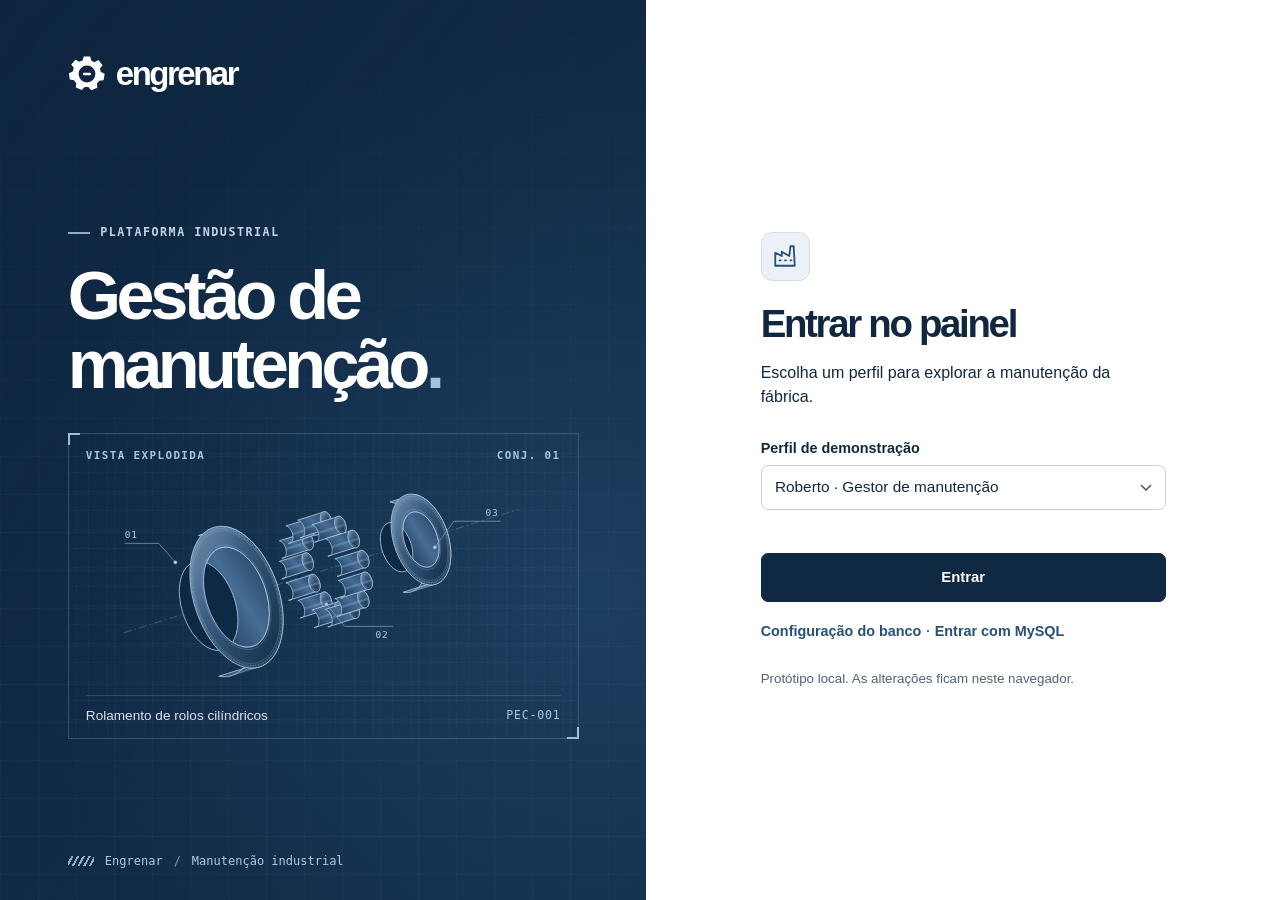
<file: Engrenar-MVC/site/index.html>
<!doctype html><html lang="pt-BR"><head><meta charset="utf-8"><meta name="viewport" content="width=device-width,initial-scale=1"><title>Engrenar · Manutenção industrial</title><link rel="stylesheet" href="style.css"><script defer src="app.js"></script></head><body class="login-page">
<main id="entrada" class="login-layout"><section class="identity" aria-label="Engrenar, gestão de manutenção industrial">
<header class="identity-brand"><span class="brand"><svg aria-hidden="true" width="20" height="20" viewBox="0 0 24 24" fill="none" stroke="currentColor" stroke-width="1.65" stroke-linecap="round" stroke-linejoin="round"><path fill="currentColor" stroke="none" fill-rule="evenodd" d="M10 1h4l.75 2.6 2 .9 2.45-1.3 2.65 3.2-1.65 2.1.55 2.2 2.4 1.15-.7 4.1-2.7.35-1.45 1.7.2 2.7-3.85 1.55-1.8-2.05-2.3-.05-1.8 2-3.8-1.7.25-2.65-1.4-1.8-2.65-.45-.6-4.05 2.45-1.05.65-2.25-1.6-2.15 2.7-3.1 2.4 1.3 2-.8z M12 6.7a5.3 5.3 0 1 0 0 10.6 5.3 5.3 0 0 0 0-10.6z"/><path d="M10.2 12h3.6"/></svg><span>engrenar</span></span></header>
<div class="identity-body">
<div class="overline light"><i></i> Plataforma industrial</div>
<h1>Gestão de<br>manutenção<span>.</span></h1>
<div class="drawing">
  <div class="drawing-top"><span>VISTA EXPLODIDA</span><span>CONJ. 01</span></div>
  <svg viewBox="0 0 600 290" class="bearing" role="img" aria-label="Desenho técnico de um rolamento em vista explodida" xmlns="http://www.w3.org/2000/svg">
<defs><linearGradient id="metal" x1="0" y1="1" x2="1" y2="0" gradientUnits="objectBoundingBox"><stop stop-color="#112e4d"/><stop offset=".53" stop-color="#476d94"/><stop offset="1" stop-color="#1b3a5a"/></linearGradient><linearGradient id="face" x2="1" y2=".75"><stop stop-color="#7090b0"/><stop offset=".45" stop-color="#385b7e"/><stop offset="1" stop-color="#173450"/></linearGradient></defs>
<g fill="none" stroke="#82aaca" stroke-width=".75" opacity=".65" stroke-dasharray="10 4 2 4"><path d="M48 207 547 51"/></g>
<g fill="none" stroke="#b5cde3" stroke-linejoin="round" stroke-width="1.05">
<path fill="url(#metal)" d="M167.84 262.02 L170.65 262.42 L173.41 262.60 L176.14 262.57 L178.81 262.32 L181.42 261.85 L183.97 261.17 L186.45 260.28 L188.86 259.18 L191.18 257.87 L193.42 256.35 L195.56 254.64 L197.60 252.72 L199.55 250.62 L201.38 248.33 L203.11 245.86 L204.71 243.21 L206.20 240.39 L207.57 237.41 L208.81 234.28 L209.91 231.00 L210.89 227.57 L211.73 224.02 L212.44 220.34 L213.00 216.55 L213.43 212.66 L213.72 208.67 L213.86 204.59 L213.86 200.44 L213.72 196.22 L213.44 191.94 L213.02 187.62 L212.46 183.27 L211.76 178.89 L210.93 174.49 L209.96 170.09 L208.85 165.70 L207.62 161.33 L206.26 156.98 L204.78 152.68 L203.17 148.42 L201.45 144.22 L199.62 140.09 L197.68 136.04 L195.64 132.08 L193.50 128.22 L191.27 124.46 L188.95 120.82 L186.55 117.31 L184.07 113.93 L181.52 110.70 L178.91 107.61 L176.24 104.68 L173.52 101.92 L170.76 99.33 L167.96 96.91 L165.12 94.68 L162.26 92.64 L159.39 90.79 L156.50 89.14 L153.61 87.69 L150.73 86.45 L147.85 85.41 L144.99 84.59 L142.16 83.98 L177.36 72.98 L180.19 73.59 L183.05 74.41 L185.93 75.45 L188.81 76.69 L191.70 78.14 L194.59 79.79 L197.46 81.64 L200.32 83.68 L203.16 85.91 L205.96 88.33 L208.72 90.92 L211.44 93.68 L214.11 96.61 L216.72 99.70 L219.27 102.93 L221.75 106.31 L224.15 109.82 L226.47 113.46 L228.70 117.22 L230.84 121.08 L232.88 125.04 L234.82 129.09 L236.65 133.22 L238.37 137.42 L239.98 141.68 L241.46 145.98 L242.82 150.33 L244.05 154.70 L245.16 159.09 L246.13 163.49 L246.96 167.89 L247.66 172.27 L248.22 176.62 L248.64 180.94 L248.92 185.22 L249.06 189.44 L249.06 193.59 L248.92 197.67 L248.63 201.66 L248.20 205.55 L247.64 209.34 L246.93 213.02 L246.09 216.57 L245.11 220.00 L244.01 223.28 L242.77 226.41 L241.40 229.39 L239.91 232.21 L238.31 234.86 L236.58 237.33 L234.75 239.62 L232.80 241.72 L230.76 243.64 L228.62 245.35 L226.38 246.87 L224.06 248.18 L221.65 249.28 L219.17 250.17 L216.62 250.85 L214.01 251.32 L211.34 251.57 L208.61 251.60 L205.85 251.42 L203.04 251.02Z"/><path class="engrave" d="M167.84 262.02 L203.04 251.02"/><path class="engrave" d="M173.78 262.61 L208.98 251.61"/><path class="engrave" d="M179.51 262.21 L214.71 251.21"/><path class="engrave" d="M184.97 260.84 L220.17 249.84"/><path class="engrave" d="M190.11 258.50 L225.31 247.50"/><path class="engrave" d="M194.85 255.23 L230.05 244.23"/><path class="engrave" d="M199.17 251.06 L234.37 240.06"/><path class="engrave" d="M202.99 246.03 L238.19 235.03"/><path class="engrave" d="M206.30 240.20 L241.50 229.20"/><path class="engrave" d="M209.04 233.63 L244.24 222.63"/><path class="engrave" d="M211.19 226.40 L246.39 215.40"/><path class="engrave" d="M212.72 218.59 L247.92 207.59"/><path class="engrave" d="M213.62 210.27 L248.82 199.27"/><path class="engrave" d="M213.88 201.55 L249.08 190.55"/><path class="engrave" d="M213.49 192.52 L248.69 181.52"/><path class="engrave" d="M212.46 183.27 L247.66 172.27"/><path class="engrave" d="M210.80 173.91 L246.00 162.91"/><path class="engrave" d="M208.54 164.53 L243.74 153.53"/><path class="engrave" d="M205.68 155.25 L240.88 144.25"/><path class="engrave" d="M202.27 146.17 L237.47 135.17"/><path class="engrave" d="M198.34 137.38 L233.54 126.38"/><path class="engrave" d="M193.94 128.98 L229.14 117.98"/><path class="engrave" d="M189.11 121.06 L224.31 110.06"/><path class="engrave" d="M183.90 113.71 L219.10 102.71"/><path class="engrave" d="M178.38 107.01 L213.58 96.01"/><path class="engrave" d="M172.61 101.04 L207.81 90.04"/><path class="engrave" d="M166.64 95.85 L201.84 84.85"/><path class="engrave" d="M160.54 91.51 L195.74 80.51"/><path class="engrave" d="M154.38 88.06 L189.58 77.06"/><path class="engrave" d="M148.23 85.54 L183.43 74.54"/><path fill="url(#metal)" d="M231.80 182.80 L231.60 176.84 L231.00 170.73 L230.01 164.55 L228.63 158.33 L226.89 152.15 L224.79 146.07 L222.36 140.14 L219.62 134.42 L216.59 128.97 L213.31 123.83 L209.81 119.07 L206.12 114.71 L202.28 110.81 L198.32 107.41 L194.28 104.53 L190.20 102.20 L186.12 100.45 L182.08 99.29 L178.12 98.74 L174.28 98.79 L170.59 99.46 L167.09 100.72 L163.81 102.58 L160.78 105.01 L158.04 107.98 L155.61 111.48 L153.51 115.47 L151.77 119.90 L150.39 124.74 L149.40 129.93 L148.80 135.44 L148.60 141.20 L148.80 147.16 L149.40 153.27 L150.39 159.45 L151.77 165.67 L153.51 171.85 L155.61 177.93 L158.04 183.86 L160.78 189.58 L163.81 195.03 L167.09 200.17 L170.59 204.93 L174.28 209.29 L178.12 213.19 L182.08 216.59 L186.12 219.47 L190.20 221.80 L194.28 223.55 L198.32 224.71 L202.28 225.26 L206.12 225.21 L209.81 224.54 L213.31 223.28 L216.59 221.42 L219.62 218.99 L222.36 216.02 L224.79 212.52 L226.89 208.53 L228.63 204.10 L230.01 199.26 L231.00 194.07 L231.60 188.56 L231.80 182.80Z"/><path fill="#0e2944" d="M192.02 191.51 L191.85 186.21 L191.31 180.77 L190.43 175.27 L189.21 169.74 L187.65 164.24 L185.78 158.82 L183.62 153.55 L181.18 148.46 L178.49 143.60 L175.57 139.03 L172.45 134.79 L169.17 130.91 L165.75 127.44 L162.22 124.41 L158.63 121.85 L155.00 119.78 L151.37 118.22 L147.78 117.19 L144.25 116.70 L140.83 116.75 L137.55 117.34 L134.43 118.46 L131.51 120.11 L128.82 122.28 L126.38 124.93 L124.22 128.04 L122.35 131.59 L120.79 135.53 L119.57 139.84 L118.69 144.46 L118.15 149.36 L117.98 154.49 L118.15 159.79 L118.69 165.23 L119.57 170.73 L120.79 176.26 L122.35 181.76 L124.22 187.18 L126.38 192.45 L128.82 197.54 L131.51 202.40 L134.43 206.97 L137.55 211.21 L140.83 215.09 L144.25 218.56 L147.78 221.59 L151.37 224.15 L155.00 226.22 L158.63 227.78 L162.22 228.81 L165.75 229.30 L169.17 229.25 L172.45 228.66 L175.57 227.54 L178.49 225.89 L181.18 223.72 L183.62 221.07 L185.78 217.96 L187.65 214.41 L189.21 210.47 L190.43 206.16 L191.31 201.54 L191.85 196.64 L192.02 191.51Z"/><path fill="url(#face)" fill-rule="evenodd" d="M249.08 191.44 L248.80 183.00 L247.95 174.36 L246.54 165.60 L244.60 156.81 L242.13 148.06 L239.16 139.46 L235.71 131.06 L231.83 122.97 L227.55 115.25 L222.91 107.98 L217.96 101.23 L212.73 95.07 L207.29 89.55 L201.69 84.73 L195.97 80.65 L190.20 77.36 L184.43 74.88 L178.71 73.24 L173.11 72.46 L167.67 72.54 L162.44 73.48 L157.49 75.27 L152.85 77.90 L148.57 81.33 L144.69 85.55 L141.24 90.50 L138.27 96.14 L135.80 102.41 L133.86 109.26 L132.45 116.61 L131.60 124.41 L131.32 132.56 L131.60 141.00 L132.45 149.64 L133.86 158.40 L135.80 167.19 L138.27 175.94 L141.24 184.54 L144.69 192.94 L148.57 201.03 L152.85 208.75 L157.49 216.02 L162.44 222.77 L167.67 228.93 L173.11 234.45 L178.71 239.27 L184.43 243.35 L190.20 246.64 L195.97 249.12 L201.69 250.76 L207.29 251.54 L212.73 251.46 L217.96 250.52 L222.91 248.73 L227.55 246.10 L231.83 242.67 L235.71 238.45 L239.16 233.50 L242.13 227.86 L244.60 221.59 L246.54 214.74 L247.95 207.39 L248.80 199.59 L249.08 191.44Z M231.80 182.80 L231.60 176.84 L231.00 170.73 L230.01 164.55 L228.63 158.33 L226.89 152.15 L224.79 146.07 L222.36 140.14 L219.62 134.42 L216.59 128.97 L213.31 123.83 L209.81 119.07 L206.12 114.71 L202.28 110.81 L198.32 107.41 L194.28 104.53 L190.20 102.20 L186.12 100.45 L182.08 99.29 L178.12 98.74 L174.28 98.79 L170.59 99.46 L167.09 100.72 L163.81 102.58 L160.78 105.01 L158.04 107.98 L155.61 111.48 L153.51 115.47 L151.77 119.90 L150.39 124.74 L149.40 129.93 L148.80 135.44 L148.60 141.20 L148.80 147.16 L149.40 153.27 L150.39 159.45 L151.77 165.67 L153.51 171.85 L155.61 177.93 L158.04 183.86 L160.78 189.58 L163.81 195.03 L167.09 200.17 L170.59 204.93 L174.28 209.29 L178.12 213.19 L182.08 216.59 L186.12 219.47 L190.20 221.80 L194.28 223.55 L198.32 224.71 L202.28 225.26 L206.12 225.21 L209.81 224.54 L213.31 223.28 L216.59 221.42 L219.62 218.99 L222.36 216.02 L224.79 212.52 L226.89 208.53 L228.63 204.10 L230.01 199.26 L231.00 194.07 L231.60 188.56 L231.80 182.80Z"/><path class="engrave" d="M247.16 190.48 L246.89 182.32 L246.07 173.96 L244.71 165.49 L242.82 156.98 L240.43 148.52 L237.56 140.19 L234.23 132.07 L230.48 124.24 L226.34 116.77 L221.85 109.74 L217.05 103.21 L212.00 97.25 L206.73 91.91 L201.31 87.25 L195.78 83.31 L190.20 80.12 L184.62 77.72 L179.09 76.14 L173.67 75.38 L168.40 75.45 L163.35 76.36 L158.55 78.10 L154.06 80.64 L149.92 83.96 L146.17 88.04 L142.84 92.83 L139.97 98.28 L137.58 104.35 L135.69 110.98 L134.33 118.09 L133.51 125.63 L133.24 133.52 L133.51 141.68 L134.33 150.04 L135.69 158.51 L137.58 167.02 L139.97 175.48 L142.84 183.81 L146.17 191.93 L149.92 199.76 L154.06 207.23 L158.55 214.26 L163.35 220.79 L168.40 226.75 L173.67 232.09 L179.09 236.75 L184.62 240.69 L190.20 243.88 L195.78 246.28 L201.31 247.86 L206.73 248.62 L212.00 248.55 L217.05 247.64 L221.85 245.90 L226.34 243.36 L230.48 240.04 L234.23 235.96 L237.56 231.17 L240.43 225.72 L242.82 219.65 L244.71 213.02 L246.07 205.91 L246.89 198.37 L247.16 190.48Z"/><path class="engrave" d="M245.24 189.52 L244.97 181.63 L244.18 173.56 L242.87 165.37 L241.05 157.15 L238.74 148.97 L235.96 140.93 L232.75 133.08 L229.12 125.51 L225.12 118.30 L220.78 111.50 L216.15 105.20 L211.26 99.43 L206.18 94.28 L200.94 89.77 L195.59 85.96 L190.20 82.88 L184.81 80.56 L179.46 79.03 L174.22 78.30 L169.14 78.37 L164.25 79.25 L159.62 80.92 L155.28 83.38 L151.28 86.59 L147.65 90.53 L144.44 95.16 L141.66 100.43 L139.35 106.30 L137.53 112.70 L136.22 119.57 L135.43 126.86 L135.16 134.48 L135.43 142.37 L136.22 150.44 L137.53 158.63 L139.35 166.85 L141.66 175.03 L144.44 183.07 L147.65 190.92 L151.28 198.49 L155.28 205.70 L159.62 212.50 L164.25 218.80 L169.14 224.57 L174.22 229.72 L179.46 234.23 L184.81 238.04 L190.20 241.12 L195.59 243.44 L200.94 244.97 L206.18 245.70 L211.26 245.63 L216.15 244.75 L220.78 243.08 L225.12 240.62 L229.12 237.41 L232.75 233.47 L235.96 228.84 L238.74 223.57 L241.05 217.70 L242.87 211.30 L244.18 204.43 L244.97 197.14 L245.24 189.52Z"/><path class="engrave" d="M233.72 183.76 L233.51 177.52 L232.88 171.14 L231.85 164.66 L230.41 158.16 L228.58 151.70 L226.39 145.34 L223.84 139.13 L220.97 133.15 L217.81 127.44 L214.38 122.07 L210.72 117.08 L206.85 112.53 L202.83 108.45 L198.69 104.89 L194.47 101.87 L190.20 99.44 L185.93 97.61 L181.71 96.40 L177.57 95.82 L173.55 95.87 L169.68 96.57 L166.02 97.89 L162.59 99.84 L159.43 102.38 L156.56 105.49 L154.01 109.15 L151.82 113.32 L149.99 117.96 L148.55 123.02 L147.52 128.45 L146.89 134.21 L146.68 140.24 L146.89 146.48 L147.52 152.86 L148.55 159.34 L149.99 165.84 L151.82 172.30 L154.01 178.66 L156.56 184.87 L159.43 190.85 L162.59 196.56 L166.02 201.93 L169.68 206.92 L173.55 211.47 L177.57 215.55 L181.71 219.11 L185.93 222.13 L190.20 224.56 L194.47 226.39 L198.69 227.60 L202.83 228.18 L206.85 228.13 L210.72 227.43 L214.38 226.11 L217.81 224.16 L220.97 221.62 L223.84 218.51 L226.39 214.85 L228.58 210.68 L230.41 206.04 L231.85 200.98 L232.88 195.55 L233.51 189.79 L233.72 183.76Z"/><path class="engrave" d="M248.44 191.12 L245.88 189.20"/><path class="engrave" d="M248.33 185.81 L245.74 184.11"/><path class="engrave" d="M247.98 180.40 L245.38 178.93"/><path class="engrave" d="M247.41 174.92 L244.81 173.68"/><path class="engrave" d="M246.61 169.38 L244.02 168.38"/><path class="engrave" d="M245.59 163.82 L243.02 163.07"/><path class="engrave" d="M244.35 158.26 L241.80 157.74"/><path class="engrave" d="M242.90 152.70 L240.39 152.44"/><path class="engrave" d="M241.24 147.19 L238.78 147.17"/><path class="engrave" d="M239.37 141.73 L236.97 141.96"/><path class="engrave" d="M237.32 136.35 L234.98 136.83"/><path class="engrave" d="M235.07 131.07 L232.82 131.80"/><path class="engrave" d="M232.66 125.92 L230.48 126.89"/><path class="engrave" d="M230.07 120.90 L227.99 122.11"/><path class="engrave" d="M227.32 116.05 L225.35 117.50"/><path class="engrave" d="M224.43 111.39 L222.57 113.06"/><path class="engrave" d="M221.41 106.92 L219.66 108.81"/><path class="engrave" d="M218.26 102.66 L216.63 104.77"/><path class="engrave" d="M215.00 98.65 L213.50 100.96"/><path class="engrave" d="M211.64 94.88 L210.28 97.39"/><path class="engrave" d="M208.20 91.38 L206.98 94.07"/><path class="engrave" d="M204.68 88.15 L203.62 91.03"/><path class="engrave" d="M201.11 85.22 L200.20 88.26"/><path class="engrave" d="M197.50 82.59 L196.74 85.78"/><path class="engrave" d="M193.86 80.27 L193.25 83.61"/><path class="engrave" d="M190.20 78.28 L189.75 81.74"/><path class="engrave" d="M186.54 76.62 L186.26 80.19"/><path class="engrave" d="M182.90 75.29 L182.78 78.96"/><path class="engrave" d="M179.29 74.31 L179.33 78.06"/><path class="engrave" d="M175.72 73.67 L175.92 77.50"/><path class="engrave" d="M172.20 73.38 L172.57 77.26"/><path class="engrave" d="M168.76 73.44 L169.29 77.36"/><path class="engrave" d="M165.40 73.85 L166.09 77.80"/><path class="engrave" d="M162.14 74.61 L162.99 78.56"/><path class="engrave" d="M158.99 75.71 L159.99 79.66"/><path class="engrave" d="M155.97 77.15 L157.11 81.08"/><path class="engrave" d="M153.08 78.93 L154.37 82.82"/><path class="engrave" d="M150.33 81.04 L151.76 84.87"/><path class="engrave" d="M147.74 83.46 L149.31 87.23"/><path class="engrave" d="M145.33 86.20 L147.02 89.88"/><path class="engrave" d="M143.08 89.23 L144.89 92.82"/><path class="engrave" d="M141.03 92.55 L142.95 96.03"/><path class="engrave" d="M139.16 96.15 L141.19 99.50"/><path class="engrave" d="M137.50 100.01 L139.63 103.22"/><path class="engrave" d="M136.05 104.11 L138.27 107.17"/><path class="engrave" d="M134.81 108.43 L137.11 111.33"/><path class="engrave" d="M133.79 112.97 L136.16 115.70"/><path class="engrave" d="M132.99 117.71 L135.42 120.24"/><path class="engrave" d="M132.42 122.62 L134.90 124.96"/><path class="engrave" d="M132.07 127.68 L134.60 129.82"/><path class="engrave" d="M131.96 132.88 L134.52 134.80"/><path class="engrave" d="M132.07 138.19 L134.66 139.89"/><path class="engrave" d="M132.42 143.60 L135.02 145.07"/><path class="engrave" d="M132.99 149.08 L135.59 150.32"/><path class="engrave" d="M133.79 154.62 L136.38 155.62"/><path class="engrave" d="M134.81 160.18 L137.38 160.93"/><path class="engrave" d="M136.05 165.74 L138.60 166.26"/><path class="engrave" d="M137.50 171.30 L140.01 171.56"/><path class="engrave" d="M139.16 176.81 L141.62 176.83"/><path class="engrave" d="M141.03 182.27 L143.43 182.04"/><path class="engrave" d="M143.08 187.65 L145.42 187.17"/><path class="engrave" d="M145.33 192.93 L147.58 192.20"/><path class="engrave" d="M147.74 198.08 L149.92 197.11"/><path class="engrave" d="M150.33 203.10 L152.41 201.89"/><path class="engrave" d="M153.08 207.95 L155.05 206.50"/><path class="engrave" d="M155.97 212.61 L157.83 210.94"/><path class="engrave" d="M158.99 217.08 L160.74 215.19"/><path class="engrave" d="M162.14 221.34 L163.77 219.23"/><path class="engrave" d="M165.40 225.35 L166.90 223.04"/><path class="engrave" d="M168.76 229.12 L170.12 226.61"/><path class="engrave" d="M172.20 232.62 L173.42 229.93"/><path class="engrave" d="M175.72 235.85 L176.78 232.97"/><path class="engrave" d="M179.29 238.78 L180.20 235.74"/><path class="engrave" d="M182.90 241.41 L183.66 238.22"/><path class="engrave" d="M186.54 243.73 L187.15 240.39"/><path class="engrave" d="M190.20 245.72 L190.65 242.26"/><path class="engrave" d="M193.86 247.38 L194.14 243.81"/><path class="engrave" d="M197.50 248.71 L197.62 245.04"/><path class="engrave" d="M201.11 249.69 L201.07 245.94"/><path class="engrave" d="M204.68 250.33 L204.48 246.50"/><path class="engrave" d="M208.20 250.62 L207.83 246.74"/><path class="engrave" d="M211.64 250.56 L211.11 246.64"/><path class="engrave" d="M215.00 250.15 L214.31 246.20"/><path class="engrave" d="M218.26 249.39 L217.41 245.44"/><path class="engrave" d="M221.41 248.29 L220.41 244.34"/><path class="engrave" d="M224.43 246.85 L223.29 242.92"/><path class="engrave" d="M227.32 245.07 L226.03 241.18"/><path class="engrave" d="M230.07 242.96 L228.64 239.13"/><path class="engrave" d="M232.66 240.54 L231.09 236.77"/><path class="engrave" d="M235.07 237.80 L233.38 234.12"/><path class="engrave" d="M237.32 234.77 L235.51 231.18"/><path class="engrave" d="M239.37 231.45 L237.45 227.97"/><path class="engrave" d="M241.24 227.85 L239.21 224.50"/><path class="engrave" d="M242.90 223.99 L240.77 220.78"/><path class="engrave" d="M244.35 219.89 L242.13 216.83"/><path class="engrave" d="M245.59 215.57 L243.29 212.67"/><path class="engrave" d="M246.61 211.03 L244.24 208.30"/><path class="engrave" d="M247.41 206.29 L244.98 203.76"/><path class="engrave" d="M247.98 201.38 L245.50 199.04"/><path class="engrave" d="M248.33 196.32 L245.80 194.18"/><g transform="translate(-36.662763026008 -5.3413272554752)"><path fill="url(#metal)" d="M284.20 144.16 L284.55 144.21 L284.89 144.23 L285.23 144.22 L285.56 144.19 L285.88 144.13 L286.20 144.05 L286.50 143.94 L286.80 143.80 L287.09 143.64 L287.37 143.45 L287.63 143.24 L287.88 143.00 L288.12 142.74 L288.35 142.45 L288.56 142.15 L288.76 141.82 L288.95 141.47 L289.12 141.10 L289.27 140.71 L289.41 140.30 L289.53 139.88 L289.63 139.44 L289.72 138.98 L289.79 138.51 L289.84 138.03 L289.88 137.54 L289.89 137.03 L289.89 136.52 L289.88 135.99 L289.84 135.46 L289.79 134.93 L289.72 134.39 L289.63 133.84 L289.53 133.30 L289.41 132.76 L289.27 132.21 L289.12 131.67 L288.95 131.13 L288.76 130.60 L288.57 130.07 L288.35 129.55 L288.13 129.04 L287.88 128.54 L287.63 128.05 L287.37 127.57 L287.09 127.10 L286.80 126.65 L286.50 126.22 L286.20 125.80 L285.88 125.40 L285.56 125.02 L285.23 124.65 L284.89 124.31 L284.55 123.99 L284.20 123.69 L283.85 123.42 L283.49 123.16 L283.14 122.93 L282.78 122.73 L282.42 122.55 L282.06 122.40 L281.71 122.27 L281.35 122.17 L281.00 122.09 L315.32 111.37 L315.67 111.44 L316.03 111.54 L316.38 111.67 L316.74 111.83 L317.10 112.01 L317.46 112.21 L317.81 112.44 L318.17 112.69 L318.52 112.97 L318.87 113.27 L319.21 113.59 L319.55 113.93 L319.88 114.29 L320.20 114.67 L320.52 115.07 L320.82 115.49 L321.12 115.93 L321.41 116.38 L321.69 116.84 L321.95 117.32 L322.20 117.81 L322.45 118.31 L322.67 118.82 L322.89 119.34 L323.08 119.87 L323.27 120.41 L323.44 120.94 L323.59 121.49 L323.73 122.03 L323.85 122.58 L323.95 123.12 L324.04 123.66 L324.11 124.20 L324.16 124.74 L324.20 125.27 L324.21 125.79 L324.21 126.31 L324.20 126.81 L324.16 127.31 L324.11 127.79 L324.04 128.26 L323.95 128.71 L323.85 129.15 L323.73 129.58 L323.59 129.99 L323.44 130.37 L323.27 130.74 L323.08 131.09 L322.88 131.42 L322.67 131.73 L322.44 132.01 L322.20 132.27 L321.95 132.51 L321.69 132.72 L321.41 132.91 L321.12 133.08 L320.82 133.21 L320.52 133.32 L320.20 133.41 L319.88 133.47 L319.55 133.50 L319.21 133.50 L318.87 133.48 L318.52 133.43Z"/><path fill="url(#face)" d="M324.22 126.05 L324.18 125.00 L324.08 123.93 L323.90 122.85 L323.66 121.76 L323.35 120.67 L322.99 119.61 L322.56 118.57 L322.08 117.56 L321.55 116.61 L320.97 115.71 L320.36 114.87 L319.71 114.11 L319.04 113.42 L318.34 112.83 L317.64 112.32 L316.92 111.91 L316.20 111.60 L315.50 111.40 L314.80 111.30 L314.13 111.31 L313.48 111.43 L312.87 111.65 L312.29 111.98 L311.76 112.40 L311.28 112.93 L310.85 113.54 L310.49 114.24 L310.18 115.02 L309.94 115.86 L309.76 116.78 L309.66 117.74 L309.62 118.75 L309.66 119.80 L309.76 120.87 L309.94 121.95 L310.18 123.04 L310.49 124.13 L310.85 125.19 L311.28 126.23 L311.76 127.24 L312.29 128.19 L312.87 129.09 L313.48 129.93 L314.13 130.69 L314.80 131.38 L315.50 131.97 L316.20 132.48 L316.92 132.89 L317.64 133.20 L318.34 133.40 L319.04 133.50 L319.71 133.49 L320.36 133.37 L320.97 133.15 L321.55 132.82 L322.08 132.40 L322.56 131.87 L322.99 131.26 L323.35 130.56 L323.66 129.78 L323.90 128.94 L324.08 128.02 L324.18 127.06 L324.22 126.05Z"/><path class="engrave" d="M322.55 125.22 L322.52 124.41 L322.44 123.58 L322.31 122.74 L322.12 121.90 L321.89 121.07 L321.60 120.24 L321.27 119.44 L320.90 118.67 L320.49 117.93 L320.05 117.23 L319.57 116.59 L319.08 116.00 L318.55 115.47 L318.02 115.01 L317.47 114.62 L316.92 114.30 L316.37 114.07 L315.82 113.91 L315.29 113.84 L314.76 113.84 L314.27 113.93 L313.79 114.10 L313.35 114.36 L312.94 114.68 L312.57 115.09 L312.24 115.56 L311.95 116.10 L311.72 116.70 L311.53 117.36 L311.40 118.06 L311.32 118.80 L311.29 119.58 L311.32 120.39 L311.40 121.22 L311.53 122.06 L311.72 122.90 L311.95 123.73 L312.24 124.56 L312.57 125.36 L312.94 126.13 L313.35 126.87 L313.79 127.57 L314.27 128.21 L314.76 128.80 L315.29 129.33 L315.82 129.79 L316.37 130.18 L316.92 130.50 L317.47 130.73 L318.02 130.89 L318.55 130.96 L319.08 130.96 L319.57 130.87 L320.05 130.70 L320.49 130.44 L320.90 130.12 L321.27 129.71 L321.60 129.24 L321.89 128.70 L322.12 128.10 L322.31 127.44 L322.44 126.74 L322.52 126.00 L322.55 125.22Z"/><path class="engrave" d="M289.57 133.51 L323.89 122.79"/><path class="engrave" d="M289.32 132.40 L323.64 121.68"/><path class="engrave" d="M289.10 131.63 L323.42 120.90"/></g><g transform="translate(-36.662763026008 -31.321435770533)"><path fill="url(#metal)" d="M284.20 144.16 L284.55 144.21 L284.89 144.23 L285.23 144.22 L285.56 144.19 L285.88 144.13 L286.20 144.05 L286.50 143.94 L286.80 143.80 L287.09 143.64 L287.37 143.45 L287.63 143.24 L287.88 143.00 L288.12 142.74 L288.35 142.45 L288.56 142.15 L288.76 141.82 L288.95 141.47 L289.12 141.10 L289.27 140.71 L289.41 140.30 L289.53 139.88 L289.63 139.44 L289.72 138.98 L289.79 138.51 L289.84 138.03 L289.88 137.54 L289.89 137.03 L289.89 136.52 L289.88 135.99 L289.84 135.46 L289.79 134.93 L289.72 134.39 L289.63 133.84 L289.53 133.30 L289.41 132.76 L289.27 132.21 L289.12 131.67 L288.95 131.13 L288.76 130.60 L288.57 130.07 L288.35 129.55 L288.13 129.04 L287.88 128.54 L287.63 128.05 L287.37 127.57 L287.09 127.10 L286.80 126.65 L286.50 126.22 L286.20 125.80 L285.88 125.40 L285.56 125.02 L285.23 124.65 L284.89 124.31 L284.55 123.99 L284.20 123.69 L283.85 123.42 L283.49 123.16 L283.14 122.93 L282.78 122.73 L282.42 122.55 L282.06 122.40 L281.71 122.27 L281.35 122.17 L281.00 122.09 L315.32 111.37 L315.67 111.44 L316.03 111.54 L316.38 111.67 L316.74 111.83 L317.10 112.01 L317.46 112.21 L317.81 112.44 L318.17 112.69 L318.52 112.97 L318.87 113.27 L319.21 113.59 L319.55 113.93 L319.88 114.29 L320.20 114.67 L320.52 115.07 L320.82 115.49 L321.12 115.93 L321.41 116.38 L321.69 116.84 L321.95 117.32 L322.20 117.81 L322.45 118.31 L322.67 118.82 L322.89 119.34 L323.08 119.87 L323.27 120.41 L323.44 120.94 L323.59 121.49 L323.73 122.03 L323.85 122.58 L323.95 123.12 L324.04 123.66 L324.11 124.20 L324.16 124.74 L324.20 125.27 L324.21 125.79 L324.21 126.31 L324.20 126.81 L324.16 127.31 L324.11 127.79 L324.04 128.26 L323.95 128.71 L323.85 129.15 L323.73 129.58 L323.59 129.99 L323.44 130.37 L323.27 130.74 L323.08 131.09 L322.88 131.42 L322.67 131.73 L322.44 132.01 L322.20 132.27 L321.95 132.51 L321.69 132.72 L321.41 132.91 L321.12 133.08 L320.82 133.21 L320.52 133.32 L320.20 133.41 L319.88 133.47 L319.55 133.50 L319.21 133.50 L318.87 133.48 L318.52 133.43Z"/><path fill="url(#face)" d="M324.22 126.05 L324.18 125.00 L324.08 123.93 L323.90 122.85 L323.66 121.76 L323.35 120.67 L322.99 119.61 L322.56 118.57 L322.08 117.56 L321.55 116.61 L320.97 115.71 L320.36 114.87 L319.71 114.11 L319.04 113.42 L318.34 112.83 L317.64 112.32 L316.92 111.91 L316.20 111.60 L315.50 111.40 L314.80 111.30 L314.13 111.31 L313.48 111.43 L312.87 111.65 L312.29 111.98 L311.76 112.40 L311.28 112.93 L310.85 113.54 L310.49 114.24 L310.18 115.02 L309.94 115.86 L309.76 116.78 L309.66 117.74 L309.62 118.75 L309.66 119.80 L309.76 120.87 L309.94 121.95 L310.18 123.04 L310.49 124.13 L310.85 125.19 L311.28 126.23 L311.76 127.24 L312.29 128.19 L312.87 129.09 L313.48 129.93 L314.13 130.69 L314.80 131.38 L315.50 131.97 L316.20 132.48 L316.92 132.89 L317.64 133.20 L318.34 133.40 L319.04 133.50 L319.71 133.49 L320.36 133.37 L320.97 133.15 L321.55 132.82 L322.08 132.40 L322.56 131.87 L322.99 131.26 L323.35 130.56 L323.66 129.78 L323.90 128.94 L324.08 128.02 L324.18 127.06 L324.22 126.05Z"/><path class="engrave" d="M322.55 125.22 L322.52 124.41 L322.44 123.58 L322.31 122.74 L322.12 121.90 L321.89 121.07 L321.60 120.24 L321.27 119.44 L320.90 118.67 L320.49 117.93 L320.05 117.23 L319.57 116.59 L319.08 116.00 L318.55 115.47 L318.02 115.01 L317.47 114.62 L316.92 114.30 L316.37 114.07 L315.82 113.91 L315.29 113.84 L314.76 113.84 L314.27 113.93 L313.79 114.10 L313.35 114.36 L312.94 114.68 L312.57 115.09 L312.24 115.56 L311.95 116.10 L311.72 116.70 L311.53 117.36 L311.40 118.06 L311.32 118.80 L311.29 119.58 L311.32 120.39 L311.40 121.22 L311.53 122.06 L311.72 122.90 L311.95 123.73 L312.24 124.56 L312.57 125.36 L312.94 126.13 L313.35 126.87 L313.79 127.57 L314.27 128.21 L314.76 128.80 L315.29 129.33 L315.82 129.79 L316.37 130.18 L316.92 130.50 L317.47 130.73 L318.02 130.89 L318.55 130.96 L319.08 130.96 L319.57 130.87 L320.05 130.70 L320.49 130.44 L320.90 130.12 L321.27 129.71 L321.60 129.24 L321.89 128.70 L322.12 128.10 L322.31 127.44 L322.44 126.74 L322.52 126.00 L322.55 125.22Z"/><path class="engrave" d="M289.57 133.51 L323.89 122.79"/><path class="engrave" d="M289.32 132.40 L323.64 121.68"/><path class="engrave" d="M289.10 131.63 L323.42 120.90"/></g><g transform="translate(-28.263765850941 21.86241496384)"><path fill="url(#metal)" d="M284.20 144.16 L284.55 144.21 L284.89 144.23 L285.23 144.22 L285.56 144.19 L285.88 144.13 L286.20 144.05 L286.50 143.94 L286.80 143.80 L287.09 143.64 L287.37 143.45 L287.63 143.24 L287.88 143.00 L288.12 142.74 L288.35 142.45 L288.56 142.15 L288.76 141.82 L288.95 141.47 L289.12 141.10 L289.27 140.71 L289.41 140.30 L289.53 139.88 L289.63 139.44 L289.72 138.98 L289.79 138.51 L289.84 138.03 L289.88 137.54 L289.89 137.03 L289.89 136.52 L289.88 135.99 L289.84 135.46 L289.79 134.93 L289.72 134.39 L289.63 133.84 L289.53 133.30 L289.41 132.76 L289.27 132.21 L289.12 131.67 L288.95 131.13 L288.76 130.60 L288.57 130.07 L288.35 129.55 L288.13 129.04 L287.88 128.54 L287.63 128.05 L287.37 127.57 L287.09 127.10 L286.80 126.65 L286.50 126.22 L286.20 125.80 L285.88 125.40 L285.56 125.02 L285.23 124.65 L284.89 124.31 L284.55 123.99 L284.20 123.69 L283.85 123.42 L283.49 123.16 L283.14 122.93 L282.78 122.73 L282.42 122.55 L282.06 122.40 L281.71 122.27 L281.35 122.17 L281.00 122.09 L315.32 111.37 L315.67 111.44 L316.03 111.54 L316.38 111.67 L316.74 111.83 L317.10 112.01 L317.46 112.21 L317.81 112.44 L318.17 112.69 L318.52 112.97 L318.87 113.27 L319.21 113.59 L319.55 113.93 L319.88 114.29 L320.20 114.67 L320.52 115.07 L320.82 115.49 L321.12 115.93 L321.41 116.38 L321.69 116.84 L321.95 117.32 L322.20 117.81 L322.45 118.31 L322.67 118.82 L322.89 119.34 L323.08 119.87 L323.27 120.41 L323.44 120.94 L323.59 121.49 L323.73 122.03 L323.85 122.58 L323.95 123.12 L324.04 123.66 L324.11 124.20 L324.16 124.74 L324.20 125.27 L324.21 125.79 L324.21 126.31 L324.20 126.81 L324.16 127.31 L324.11 127.79 L324.04 128.26 L323.95 128.71 L323.85 129.15 L323.73 129.58 L323.59 129.99 L323.44 130.37 L323.27 130.74 L323.08 131.09 L322.88 131.42 L322.67 131.73 L322.44 132.01 L322.20 132.27 L321.95 132.51 L321.69 132.72 L321.41 132.91 L321.12 133.08 L320.82 133.21 L320.52 133.32 L320.20 133.41 L319.88 133.47 L319.55 133.50 L319.21 133.50 L318.87 133.48 L318.52 133.43Z"/><path fill="url(#face)" d="M324.22 126.05 L324.18 125.00 L324.08 123.93 L323.90 122.85 L323.66 121.76 L323.35 120.67 L322.99 119.61 L322.56 118.57 L322.08 117.56 L321.55 116.61 L320.97 115.71 L320.36 114.87 L319.71 114.11 L319.04 113.42 L318.34 112.83 L317.64 112.32 L316.92 111.91 L316.20 111.60 L315.50 111.40 L314.80 111.30 L314.13 111.31 L313.48 111.43 L312.87 111.65 L312.29 111.98 L311.76 112.40 L311.28 112.93 L310.85 113.54 L310.49 114.24 L310.18 115.02 L309.94 115.86 L309.76 116.78 L309.66 117.74 L309.62 118.75 L309.66 119.80 L309.76 120.87 L309.94 121.95 L310.18 123.04 L310.49 124.13 L310.85 125.19 L311.28 126.23 L311.76 127.24 L312.29 128.19 L312.87 129.09 L313.48 129.93 L314.13 130.69 L314.80 131.38 L315.50 131.97 L316.20 132.48 L316.92 132.89 L317.64 133.20 L318.34 133.40 L319.04 133.50 L319.71 133.49 L320.36 133.37 L320.97 133.15 L321.55 132.82 L322.08 132.40 L322.56 131.87 L322.99 131.26 L323.35 130.56 L323.66 129.78 L323.90 128.94 L324.08 128.02 L324.18 127.06 L324.22 126.05Z"/><path class="engrave" d="M322.55 125.22 L322.52 124.41 L322.44 123.58 L322.31 122.74 L322.12 121.90 L321.89 121.07 L321.60 120.24 L321.27 119.44 L320.90 118.67 L320.49 117.93 L320.05 117.23 L319.57 116.59 L319.08 116.00 L318.55 115.47 L318.02 115.01 L317.47 114.62 L316.92 114.30 L316.37 114.07 L315.82 113.91 L315.29 113.84 L314.76 113.84 L314.27 113.93 L313.79 114.10 L313.35 114.36 L312.94 114.68 L312.57 115.09 L312.24 115.56 L311.95 116.10 L311.72 116.70 L311.53 117.36 L311.40 118.06 L311.32 118.80 L311.29 119.58 L311.32 120.39 L311.40 121.22 L311.53 122.06 L311.72 122.90 L311.95 123.73 L312.24 124.56 L312.57 125.36 L312.94 126.13 L313.35 126.87 L313.79 127.57 L314.27 128.21 L314.76 128.80 L315.29 129.33 L315.82 129.79 L316.37 130.18 L316.92 130.50 L317.47 130.73 L318.02 130.89 L318.55 130.96 L319.08 130.96 L319.57 130.87 L320.05 130.70 L320.49 130.44 L320.90 130.12 L321.27 129.71 L321.60 129.24 L321.89 128.70 L322.12 128.10 L322.31 127.44 L322.44 126.74 L322.52 126.00 L322.55 125.22Z"/><path class="engrave" d="M289.57 133.51 L323.89 122.79"/><path class="engrave" d="M289.32 132.40 L323.64 121.68"/><path class="engrave" d="M289.10 131.63 L323.42 120.90"/></g><g transform="translate(-28.263765850941 -50.126180814781)"><path fill="url(#metal)" d="M284.20 144.16 L284.55 144.21 L284.89 144.23 L285.23 144.22 L285.56 144.19 L285.88 144.13 L286.20 144.05 L286.50 143.94 L286.80 143.80 L287.09 143.64 L287.37 143.45 L287.63 143.24 L287.88 143.00 L288.12 142.74 L288.35 142.45 L288.56 142.15 L288.76 141.82 L288.95 141.47 L289.12 141.10 L289.27 140.71 L289.41 140.30 L289.53 139.88 L289.63 139.44 L289.72 138.98 L289.79 138.51 L289.84 138.03 L289.88 137.54 L289.89 137.03 L289.89 136.52 L289.88 135.99 L289.84 135.46 L289.79 134.93 L289.72 134.39 L289.63 133.84 L289.53 133.30 L289.41 132.76 L289.27 132.21 L289.12 131.67 L288.95 131.13 L288.76 130.60 L288.57 130.07 L288.35 129.55 L288.13 129.04 L287.88 128.54 L287.63 128.05 L287.37 127.57 L287.09 127.10 L286.80 126.65 L286.50 126.22 L286.20 125.80 L285.88 125.40 L285.56 125.02 L285.23 124.65 L284.89 124.31 L284.55 123.99 L284.20 123.69 L283.85 123.42 L283.49 123.16 L283.14 122.93 L282.78 122.73 L282.42 122.55 L282.06 122.40 L281.71 122.27 L281.35 122.17 L281.00 122.09 L315.32 111.37 L315.67 111.44 L316.03 111.54 L316.38 111.67 L316.74 111.83 L317.10 112.01 L317.46 112.21 L317.81 112.44 L318.17 112.69 L318.52 112.97 L318.87 113.27 L319.21 113.59 L319.55 113.93 L319.88 114.29 L320.20 114.67 L320.52 115.07 L320.82 115.49 L321.12 115.93 L321.41 116.38 L321.69 116.84 L321.95 117.32 L322.20 117.81 L322.45 118.31 L322.67 118.82 L322.89 119.34 L323.08 119.87 L323.27 120.41 L323.44 120.94 L323.59 121.49 L323.73 122.03 L323.85 122.58 L323.95 123.12 L324.04 123.66 L324.11 124.20 L324.16 124.74 L324.20 125.27 L324.21 125.79 L324.21 126.31 L324.20 126.81 L324.16 127.31 L324.11 127.79 L324.04 128.26 L323.95 128.71 L323.85 129.15 L323.73 129.58 L323.59 129.99 L323.44 130.37 L323.27 130.74 L323.08 131.09 L322.88 131.42 L322.67 131.73 L322.44 132.01 L322.20 132.27 L321.95 132.51 L321.69 132.72 L321.41 132.91 L321.12 133.08 L320.82 133.21 L320.52 133.32 L320.20 133.41 L319.88 133.47 L319.55 133.50 L319.21 133.50 L318.87 133.48 L318.52 133.43Z"/><path fill="url(#face)" d="M324.22 126.05 L324.18 125.00 L324.08 123.93 L323.90 122.85 L323.66 121.76 L323.35 120.67 L322.99 119.61 L322.56 118.57 L322.08 117.56 L321.55 116.61 L320.97 115.71 L320.36 114.87 L319.71 114.11 L319.04 113.42 L318.34 112.83 L317.64 112.32 L316.92 111.91 L316.20 111.60 L315.50 111.40 L314.80 111.30 L314.13 111.31 L313.48 111.43 L312.87 111.65 L312.29 111.98 L311.76 112.40 L311.28 112.93 L310.85 113.54 L310.49 114.24 L310.18 115.02 L309.94 115.86 L309.76 116.78 L309.66 117.74 L309.62 118.75 L309.66 119.80 L309.76 120.87 L309.94 121.95 L310.18 123.04 L310.49 124.13 L310.85 125.19 L311.28 126.23 L311.76 127.24 L312.29 128.19 L312.87 129.09 L313.48 129.93 L314.13 130.69 L314.80 131.38 L315.50 131.97 L316.20 132.48 L316.92 132.89 L317.64 133.20 L318.34 133.40 L319.04 133.50 L319.71 133.49 L320.36 133.37 L320.97 133.15 L321.55 132.82 L322.08 132.40 L322.56 131.87 L322.99 131.26 L323.35 130.56 L323.66 129.78 L323.90 128.94 L324.08 128.02 L324.18 127.06 L324.22 126.05Z"/><path class="engrave" d="M322.55 125.22 L322.52 124.41 L322.44 123.58 L322.31 122.74 L322.12 121.90 L321.89 121.07 L321.60 120.24 L321.27 119.44 L320.90 118.67 L320.49 117.93 L320.05 117.23 L319.57 116.59 L319.08 116.00 L318.55 115.47 L318.02 115.01 L317.47 114.62 L316.92 114.30 L316.37 114.07 L315.82 113.91 L315.29 113.84 L314.76 113.84 L314.27 113.93 L313.79 114.10 L313.35 114.36 L312.94 114.68 L312.57 115.09 L312.24 115.56 L311.95 116.10 L311.72 116.70 L311.53 117.36 L311.40 118.06 L311.32 118.80 L311.29 119.58 L311.32 120.39 L311.40 121.22 L311.53 122.06 L311.72 122.90 L311.95 123.73 L312.24 124.56 L312.57 125.36 L312.94 126.13 L313.35 126.87 L313.79 127.57 L314.27 128.21 L314.76 128.80 L315.29 129.33 L315.82 129.79 L316.37 130.18 L316.92 130.50 L317.47 130.73 L318.02 130.89 L318.55 130.96 L319.08 130.96 L319.57 130.87 L320.05 130.70 L320.49 130.44 L320.90 130.12 L321.27 129.71 L321.60 129.24 L321.89 128.70 L322.12 128.10 L322.31 127.44 L322.44 126.74 L322.52 126.00 L322.55 125.22Z"/><path class="engrave" d="M289.57 133.51 L323.89 122.79"/><path class="engrave" d="M289.32 132.40 L323.64 121.68"/><path class="engrave" d="M289.10 131.63 L323.42 120.90"/></g><g transform="translate(-13.389880534726 44.057741385601)"><path fill="url(#metal)" d="M284.20 144.16 L284.55 144.21 L284.89 144.23 L285.23 144.22 L285.56 144.19 L285.88 144.13 L286.20 144.05 L286.50 143.94 L286.80 143.80 L287.09 143.64 L287.37 143.45 L287.63 143.24 L287.88 143.00 L288.12 142.74 L288.35 142.45 L288.56 142.15 L288.76 141.82 L288.95 141.47 L289.12 141.10 L289.27 140.71 L289.41 140.30 L289.53 139.88 L289.63 139.44 L289.72 138.98 L289.79 138.51 L289.84 138.03 L289.88 137.54 L289.89 137.03 L289.89 136.52 L289.88 135.99 L289.84 135.46 L289.79 134.93 L289.72 134.39 L289.63 133.84 L289.53 133.30 L289.41 132.76 L289.27 132.21 L289.12 131.67 L288.95 131.13 L288.76 130.60 L288.57 130.07 L288.35 129.55 L288.13 129.04 L287.88 128.54 L287.63 128.05 L287.37 127.57 L287.09 127.10 L286.80 126.65 L286.50 126.22 L286.20 125.80 L285.88 125.40 L285.56 125.02 L285.23 124.65 L284.89 124.31 L284.55 123.99 L284.20 123.69 L283.85 123.42 L283.49 123.16 L283.14 122.93 L282.78 122.73 L282.42 122.55 L282.06 122.40 L281.71 122.27 L281.35 122.17 L281.00 122.09 L315.32 111.37 L315.67 111.44 L316.03 111.54 L316.38 111.67 L316.74 111.83 L317.10 112.01 L317.46 112.21 L317.81 112.44 L318.17 112.69 L318.52 112.97 L318.87 113.27 L319.21 113.59 L319.55 113.93 L319.88 114.29 L320.20 114.67 L320.52 115.07 L320.82 115.49 L321.12 115.93 L321.41 116.38 L321.69 116.84 L321.95 117.32 L322.20 117.81 L322.45 118.31 L322.67 118.82 L322.89 119.34 L323.08 119.87 L323.27 120.41 L323.44 120.94 L323.59 121.49 L323.73 122.03 L323.85 122.58 L323.95 123.12 L324.04 123.66 L324.11 124.20 L324.16 124.74 L324.20 125.27 L324.21 125.79 L324.21 126.31 L324.20 126.81 L324.16 127.31 L324.11 127.79 L324.04 128.26 L323.95 128.71 L323.85 129.15 L323.73 129.58 L323.59 129.99 L323.44 130.37 L323.27 130.74 L323.08 131.09 L322.88 131.42 L322.67 131.73 L322.44 132.01 L322.20 132.27 L321.95 132.51 L321.69 132.72 L321.41 132.91 L321.12 133.08 L320.82 133.21 L320.52 133.32 L320.20 133.41 L319.88 133.47 L319.55 133.50 L319.21 133.50 L318.87 133.48 L318.52 133.43Z"/><path fill="url(#face)" d="M324.22 126.05 L324.18 125.00 L324.08 123.93 L323.90 122.85 L323.66 121.76 L323.35 120.67 L322.99 119.61 L322.56 118.57 L322.08 117.56 L321.55 116.61 L320.97 115.71 L320.36 114.87 L319.71 114.11 L319.04 113.42 L318.34 112.83 L317.64 112.32 L316.92 111.91 L316.20 111.60 L315.50 111.40 L314.80 111.30 L314.13 111.31 L313.48 111.43 L312.87 111.65 L312.29 111.98 L311.76 112.40 L311.28 112.93 L310.85 113.54 L310.49 114.24 L310.18 115.02 L309.94 115.86 L309.76 116.78 L309.66 117.74 L309.62 118.75 L309.66 119.80 L309.76 120.87 L309.94 121.95 L310.18 123.04 L310.49 124.13 L310.85 125.19 L311.28 126.23 L311.76 127.24 L312.29 128.19 L312.87 129.09 L313.48 129.93 L314.13 130.69 L314.80 131.38 L315.50 131.97 L316.20 132.48 L316.92 132.89 L317.64 133.20 L318.34 133.40 L319.04 133.50 L319.71 133.49 L320.36 133.37 L320.97 133.15 L321.55 132.82 L322.08 132.40 L322.56 131.87 L322.99 131.26 L323.35 130.56 L323.66 129.78 L323.90 128.94 L324.08 128.02 L324.18 127.06 L324.22 126.05Z"/><path class="engrave" d="M322.55 125.22 L322.52 124.41 L322.44 123.58 L322.31 122.74 L322.12 121.90 L321.89 121.07 L321.60 120.24 L321.27 119.44 L320.90 118.67 L320.49 117.93 L320.05 117.23 L319.57 116.59 L319.08 116.00 L318.55 115.47 L318.02 115.01 L317.47 114.62 L316.92 114.30 L316.37 114.07 L315.82 113.91 L315.29 113.84 L314.76 113.84 L314.27 113.93 L313.79 114.10 L313.35 114.36 L312.94 114.68 L312.57 115.09 L312.24 115.56 L311.95 116.10 L311.72 116.70 L311.53 117.36 L311.40 118.06 L311.32 118.80 L311.29 119.58 L311.32 120.39 L311.40 121.22 L311.53 122.06 L311.72 122.90 L311.95 123.73 L312.24 124.56 L312.57 125.36 L312.94 126.13 L313.35 126.87 L313.79 127.57 L314.27 128.21 L314.76 128.80 L315.29 129.33 L315.82 129.79 L316.37 130.18 L316.92 130.50 L317.47 130.73 L318.02 130.89 L318.55 130.96 L319.08 130.96 L319.57 130.87 L320.05 130.70 L320.49 130.44 L320.90 130.12 L321.27 129.71 L321.60 129.24 L321.89 128.70 L322.12 128.10 L322.31 127.44 L322.44 126.74 L322.52 126.00 L322.55 125.22Z"/><path class="engrave" d="M289.57 133.51 L323.89 122.79"/><path class="engrave" d="M289.32 132.40 L323.64 121.68"/><path class="engrave" d="M289.10 131.63 L323.42 120.90"/></g><g transform="translate(-13.389880534726 -57.447621920327)"><path fill="url(#metal)" d="M284.20 144.16 L284.55 144.21 L284.89 144.23 L285.23 144.22 L285.56 144.19 L285.88 144.13 L286.20 144.05 L286.50 143.94 L286.80 143.80 L287.09 143.64 L287.37 143.45 L287.63 143.24 L287.88 143.00 L288.12 142.74 L288.35 142.45 L288.56 142.15 L288.76 141.82 L288.95 141.47 L289.12 141.10 L289.27 140.71 L289.41 140.30 L289.53 139.88 L289.63 139.44 L289.72 138.98 L289.79 138.51 L289.84 138.03 L289.88 137.54 L289.89 137.03 L289.89 136.52 L289.88 135.99 L289.84 135.46 L289.79 134.93 L289.72 134.39 L289.63 133.84 L289.53 133.30 L289.41 132.76 L289.27 132.21 L289.12 131.67 L288.95 131.13 L288.76 130.60 L288.57 130.07 L288.35 129.55 L288.13 129.04 L287.88 128.54 L287.63 128.05 L287.37 127.57 L287.09 127.10 L286.80 126.65 L286.50 126.22 L286.20 125.80 L285.88 125.40 L285.56 125.02 L285.23 124.65 L284.89 124.31 L284.55 123.99 L284.20 123.69 L283.85 123.42 L283.49 123.16 L283.14 122.93 L282.78 122.73 L282.42 122.55 L282.06 122.40 L281.71 122.27 L281.35 122.17 L281.00 122.09 L315.32 111.37 L315.67 111.44 L316.03 111.54 L316.38 111.67 L316.74 111.83 L317.10 112.01 L317.46 112.21 L317.81 112.44 L318.17 112.69 L318.52 112.97 L318.87 113.27 L319.21 113.59 L319.55 113.93 L319.88 114.29 L320.20 114.67 L320.52 115.07 L320.82 115.49 L321.12 115.93 L321.41 116.38 L321.69 116.84 L321.95 117.32 L322.20 117.81 L322.45 118.31 L322.67 118.82 L322.89 119.34 L323.08 119.87 L323.27 120.41 L323.44 120.94 L323.59 121.49 L323.73 122.03 L323.85 122.58 L323.95 123.12 L324.04 123.66 L324.11 124.20 L324.16 124.74 L324.20 125.27 L324.21 125.79 L324.21 126.31 L324.20 126.81 L324.16 127.31 L324.11 127.79 L324.04 128.26 L323.95 128.71 L323.85 129.15 L323.73 129.58 L323.59 129.99 L323.44 130.37 L323.27 130.74 L323.08 131.09 L322.88 131.42 L322.67 131.73 L322.44 132.01 L322.20 132.27 L321.95 132.51 L321.69 132.72 L321.41 132.91 L321.12 133.08 L320.82 133.21 L320.52 133.32 L320.20 133.41 L319.88 133.47 L319.55 133.50 L319.21 133.50 L318.87 133.48 L318.52 133.43Z"/><path fill="url(#face)" d="M324.22 126.05 L324.18 125.00 L324.08 123.93 L323.90 122.85 L323.66 121.76 L323.35 120.67 L322.99 119.61 L322.56 118.57 L322.08 117.56 L321.55 116.61 L320.97 115.71 L320.36 114.87 L319.71 114.11 L319.04 113.42 L318.34 112.83 L317.64 112.32 L316.92 111.91 L316.20 111.60 L315.50 111.40 L314.80 111.30 L314.13 111.31 L313.48 111.43 L312.87 111.65 L312.29 111.98 L311.76 112.40 L311.28 112.93 L310.85 113.54 L310.49 114.24 L310.18 115.02 L309.94 115.86 L309.76 116.78 L309.66 117.74 L309.62 118.75 L309.66 119.80 L309.76 120.87 L309.94 121.95 L310.18 123.04 L310.49 124.13 L310.85 125.19 L311.28 126.23 L311.76 127.24 L312.29 128.19 L312.87 129.09 L313.48 129.93 L314.13 130.69 L314.80 131.38 L315.50 131.97 L316.20 132.48 L316.92 132.89 L317.64 133.20 L318.34 133.40 L319.04 133.50 L319.71 133.49 L320.36 133.37 L320.97 133.15 L321.55 132.82 L322.08 132.40 L322.56 131.87 L322.99 131.26 L323.35 130.56 L323.66 129.78 L323.90 128.94 L324.08 128.02 L324.18 127.06 L324.22 126.05Z"/><path class="engrave" d="M322.55 125.22 L322.52 124.41 L322.44 123.58 L322.31 122.74 L322.12 121.90 L321.89 121.07 L321.60 120.24 L321.27 119.44 L320.90 118.67 L320.49 117.93 L320.05 117.23 L319.57 116.59 L319.08 116.00 L318.55 115.47 L318.02 115.01 L317.47 114.62 L316.92 114.30 L316.37 114.07 L315.82 113.91 L315.29 113.84 L314.76 113.84 L314.27 113.93 L313.79 114.10 L313.35 114.36 L312.94 114.68 L312.57 115.09 L312.24 115.56 L311.95 116.10 L311.72 116.70 L311.53 117.36 L311.40 118.06 L311.32 118.80 L311.29 119.58 L311.32 120.39 L311.40 121.22 L311.53 122.06 L311.72 122.90 L311.95 123.73 L312.24 124.56 L312.57 125.36 L312.94 126.13 L313.35 126.87 L313.79 127.57 L314.27 128.21 L314.76 128.80 L315.29 129.33 L315.82 129.79 L316.37 130.18 L316.92 130.50 L317.47 130.73 L318.02 130.89 L318.55 130.96 L319.08 130.96 L319.57 130.87 L320.05 130.70 L320.49 130.44 L320.90 130.12 L321.27 129.71 L321.60 129.24 L321.89 128.70 L322.12 128.10 L322.31 127.44 L322.44 126.74 L322.52 126.00 L322.55 125.22Z"/><path class="engrave" d="M289.57 133.51 L323.89 122.79"/><path class="engrave" d="M289.32 132.40 L323.64 121.68"/><path class="engrave" d="M289.10 131.63 L323.42 120.90"/></g><g transform="translate(4.551465046441 -51.608505162822)"><path fill="url(#metal)" d="M284.20 144.16 L284.55 144.21 L284.89 144.23 L285.23 144.22 L285.56 144.19 L285.88 144.13 L286.20 144.05 L286.50 143.94 L286.80 143.80 L287.09 143.64 L287.37 143.45 L287.63 143.24 L287.88 143.00 L288.12 142.74 L288.35 142.45 L288.56 142.15 L288.76 141.82 L288.95 141.47 L289.12 141.10 L289.27 140.71 L289.41 140.30 L289.53 139.88 L289.63 139.44 L289.72 138.98 L289.79 138.51 L289.84 138.03 L289.88 137.54 L289.89 137.03 L289.89 136.52 L289.88 135.99 L289.84 135.46 L289.79 134.93 L289.72 134.39 L289.63 133.84 L289.53 133.30 L289.41 132.76 L289.27 132.21 L289.12 131.67 L288.95 131.13 L288.76 130.60 L288.57 130.07 L288.35 129.55 L288.13 129.04 L287.88 128.54 L287.63 128.05 L287.37 127.57 L287.09 127.10 L286.80 126.65 L286.50 126.22 L286.20 125.80 L285.88 125.40 L285.56 125.02 L285.23 124.65 L284.89 124.31 L284.55 123.99 L284.20 123.69 L283.85 123.42 L283.49 123.16 L283.14 122.93 L282.78 122.73 L282.42 122.55 L282.06 122.40 L281.71 122.27 L281.35 122.17 L281.00 122.09 L315.32 111.37 L315.67 111.44 L316.03 111.54 L316.38 111.67 L316.74 111.83 L317.10 112.01 L317.46 112.21 L317.81 112.44 L318.17 112.69 L318.52 112.97 L318.87 113.27 L319.21 113.59 L319.55 113.93 L319.88 114.29 L320.20 114.67 L320.52 115.07 L320.82 115.49 L321.12 115.93 L321.41 116.38 L321.69 116.84 L321.95 117.32 L322.20 117.81 L322.45 118.31 L322.67 118.82 L322.89 119.34 L323.08 119.87 L323.27 120.41 L323.44 120.94 L323.59 121.49 L323.73 122.03 L323.85 122.58 L323.95 123.12 L324.04 123.66 L324.11 124.20 L324.16 124.74 L324.20 125.27 L324.21 125.79 L324.21 126.31 L324.20 126.81 L324.16 127.31 L324.11 127.79 L324.04 128.26 L323.95 128.71 L323.85 129.15 L323.73 129.58 L323.59 129.99 L323.44 130.37 L323.27 130.74 L323.08 131.09 L322.88 131.42 L322.67 131.73 L322.44 132.01 L322.20 132.27 L321.95 132.51 L321.69 132.72 L321.41 132.91 L321.12 133.08 L320.82 133.21 L320.52 133.32 L320.20 133.41 L319.88 133.47 L319.55 133.50 L319.21 133.50 L318.87 133.48 L318.52 133.43Z"/><path fill="url(#face)" d="M324.22 126.05 L324.18 125.00 L324.08 123.93 L323.90 122.85 L323.66 121.76 L323.35 120.67 L322.99 119.61 L322.56 118.57 L322.08 117.56 L321.55 116.61 L320.97 115.71 L320.36 114.87 L319.71 114.11 L319.04 113.42 L318.34 112.83 L317.64 112.32 L316.92 111.91 L316.20 111.60 L315.50 111.40 L314.80 111.30 L314.13 111.31 L313.48 111.43 L312.87 111.65 L312.29 111.98 L311.76 112.40 L311.28 112.93 L310.85 113.54 L310.49 114.24 L310.18 115.02 L309.94 115.86 L309.76 116.78 L309.66 117.74 L309.62 118.75 L309.66 119.80 L309.76 120.87 L309.94 121.95 L310.18 123.04 L310.49 124.13 L310.85 125.19 L311.28 126.23 L311.76 127.24 L312.29 128.19 L312.87 129.09 L313.48 129.93 L314.13 130.69 L314.80 131.38 L315.50 131.97 L316.20 132.48 L316.92 132.89 L317.64 133.20 L318.34 133.40 L319.04 133.50 L319.71 133.49 L320.36 133.37 L320.97 133.15 L321.55 132.82 L322.08 132.40 L322.56 131.87 L322.99 131.26 L323.35 130.56 L323.66 129.78 L323.90 128.94 L324.08 128.02 L324.18 127.06 L324.22 126.05Z"/><path class="engrave" d="M322.55 125.22 L322.52 124.41 L322.44 123.58 L322.31 122.74 L322.12 121.90 L321.89 121.07 L321.60 120.24 L321.27 119.44 L320.90 118.67 L320.49 117.93 L320.05 117.23 L319.57 116.59 L319.08 116.00 L318.55 115.47 L318.02 115.01 L317.47 114.62 L316.92 114.30 L316.37 114.07 L315.82 113.91 L315.29 113.84 L314.76 113.84 L314.27 113.93 L313.79 114.10 L313.35 114.36 L312.94 114.68 L312.57 115.09 L312.24 115.56 L311.95 116.10 L311.72 116.70 L311.53 117.36 L311.40 118.06 L311.32 118.80 L311.29 119.58 L311.32 120.39 L311.40 121.22 L311.53 122.06 L311.72 122.90 L311.95 123.73 L312.24 124.56 L312.57 125.36 L312.94 126.13 L313.35 126.87 L313.79 127.57 L314.27 128.21 L314.76 128.80 L315.29 129.33 L315.82 129.79 L316.37 130.18 L316.92 130.50 L317.47 130.73 L318.02 130.89 L318.55 130.96 L319.08 130.96 L319.57 130.87 L320.05 130.70 L320.49 130.44 L320.90 130.12 L321.27 129.71 L321.60 129.24 L321.89 128.70 L322.12 128.10 L322.31 127.44 L322.44 126.74 L322.52 126.00 L322.55 125.22Z"/><path class="engrave" d="M289.57 133.51 L323.89 122.79"/><path class="engrave" d="M289.32 132.40 L323.64 121.68"/><path class="engrave" d="M289.10 131.63 L323.42 120.90"/></g><g transform="translate(4.551465046441 56.159970209263)"><path fill="url(#metal)" d="M284.20 144.16 L284.55 144.21 L284.89 144.23 L285.23 144.22 L285.56 144.19 L285.88 144.13 L286.20 144.05 L286.50 143.94 L286.80 143.80 L287.09 143.64 L287.37 143.45 L287.63 143.24 L287.88 143.00 L288.12 142.74 L288.35 142.45 L288.56 142.15 L288.76 141.82 L288.95 141.47 L289.12 141.10 L289.27 140.71 L289.41 140.30 L289.53 139.88 L289.63 139.44 L289.72 138.98 L289.79 138.51 L289.84 138.03 L289.88 137.54 L289.89 137.03 L289.89 136.52 L289.88 135.99 L289.84 135.46 L289.79 134.93 L289.72 134.39 L289.63 133.84 L289.53 133.30 L289.41 132.76 L289.27 132.21 L289.12 131.67 L288.95 131.13 L288.76 130.60 L288.57 130.07 L288.35 129.55 L288.13 129.04 L287.88 128.54 L287.63 128.05 L287.37 127.57 L287.09 127.10 L286.80 126.65 L286.50 126.22 L286.20 125.80 L285.88 125.40 L285.56 125.02 L285.23 124.65 L284.89 124.31 L284.55 123.99 L284.20 123.69 L283.85 123.42 L283.49 123.16 L283.14 122.93 L282.78 122.73 L282.42 122.55 L282.06 122.40 L281.71 122.27 L281.35 122.17 L281.00 122.09 L315.32 111.37 L315.67 111.44 L316.03 111.54 L316.38 111.67 L316.74 111.83 L317.10 112.01 L317.46 112.21 L317.81 112.44 L318.17 112.69 L318.52 112.97 L318.87 113.27 L319.21 113.59 L319.55 113.93 L319.88 114.29 L320.20 114.67 L320.52 115.07 L320.82 115.49 L321.12 115.93 L321.41 116.38 L321.69 116.84 L321.95 117.32 L322.20 117.81 L322.45 118.31 L322.67 118.82 L322.89 119.34 L323.08 119.87 L323.27 120.41 L323.44 120.94 L323.59 121.49 L323.73 122.03 L323.85 122.58 L323.95 123.12 L324.04 123.66 L324.11 124.20 L324.16 124.74 L324.20 125.27 L324.21 125.79 L324.21 126.31 L324.20 126.81 L324.16 127.31 L324.11 127.79 L324.04 128.26 L323.95 128.71 L323.85 129.15 L323.73 129.58 L323.59 129.99 L323.44 130.37 L323.27 130.74 L323.08 131.09 L322.88 131.42 L322.67 131.73 L322.44 132.01 L322.20 132.27 L321.95 132.51 L321.69 132.72 L321.41 132.91 L321.12 133.08 L320.82 133.21 L320.52 133.32 L320.20 133.41 L319.88 133.47 L319.55 133.50 L319.21 133.50 L318.87 133.48 L318.52 133.43Z"/><path fill="url(#face)" d="M324.22 126.05 L324.18 125.00 L324.08 123.93 L323.90 122.85 L323.66 121.76 L323.35 120.67 L322.99 119.61 L322.56 118.57 L322.08 117.56 L321.55 116.61 L320.97 115.71 L320.36 114.87 L319.71 114.11 L319.04 113.42 L318.34 112.83 L317.64 112.32 L316.92 111.91 L316.20 111.60 L315.50 111.40 L314.80 111.30 L314.13 111.31 L313.48 111.43 L312.87 111.65 L312.29 111.98 L311.76 112.40 L311.28 112.93 L310.85 113.54 L310.49 114.24 L310.18 115.02 L309.94 115.86 L309.76 116.78 L309.66 117.74 L309.62 118.75 L309.66 119.80 L309.76 120.87 L309.94 121.95 L310.18 123.04 L310.49 124.13 L310.85 125.19 L311.28 126.23 L311.76 127.24 L312.29 128.19 L312.87 129.09 L313.48 129.93 L314.13 130.69 L314.80 131.38 L315.50 131.97 L316.20 132.48 L316.92 132.89 L317.64 133.20 L318.34 133.40 L319.04 133.50 L319.71 133.49 L320.36 133.37 L320.97 133.15 L321.55 132.82 L322.08 132.40 L322.56 131.87 L322.99 131.26 L323.35 130.56 L323.66 129.78 L323.90 128.94 L324.08 128.02 L324.18 127.06 L324.22 126.05Z"/><path class="engrave" d="M322.55 125.22 L322.52 124.41 L322.44 123.58 L322.31 122.74 L322.12 121.90 L321.89 121.07 L321.60 120.24 L321.27 119.44 L320.90 118.67 L320.49 117.93 L320.05 117.23 L319.57 116.59 L319.08 116.00 L318.55 115.47 L318.02 115.01 L317.47 114.62 L316.92 114.30 L316.37 114.07 L315.82 113.91 L315.29 113.84 L314.76 113.84 L314.27 113.93 L313.79 114.10 L313.35 114.36 L312.94 114.68 L312.57 115.09 L312.24 115.56 L311.95 116.10 L311.72 116.70 L311.53 117.36 L311.40 118.06 L311.32 118.80 L311.29 119.58 L311.32 120.39 L311.40 121.22 L311.53 122.06 L311.72 122.90 L311.95 123.73 L312.24 124.56 L312.57 125.36 L312.94 126.13 L313.35 126.87 L313.79 127.57 L314.27 128.21 L314.76 128.80 L315.29 129.33 L315.82 129.79 L316.37 130.18 L316.92 130.50 L317.47 130.73 L318.02 130.89 L318.55 130.96 L319.08 130.96 L319.57 130.87 L320.05 130.70 L320.49 130.44 L320.90 130.12 L321.27 129.71 L321.60 129.24 L321.89 128.70 L322.12 128.10 L322.31 127.44 L322.44 126.74 L322.52 126.00 L322.55 125.22Z"/><path class="engrave" d="M289.57 133.51 L323.89 122.79"/><path class="engrave" d="M289.32 132.40 L323.64 121.68"/><path class="engrave" d="M289.10 131.63 L323.42 120.90"/></g><g transform="translate(21.450124836568 55.396626658992)"><path fill="url(#metal)" d="M284.20 144.16 L284.55 144.21 L284.89 144.23 L285.23 144.22 L285.56 144.19 L285.88 144.13 L286.20 144.05 L286.50 143.94 L286.80 143.80 L287.09 143.64 L287.37 143.45 L287.63 143.24 L287.88 143.00 L288.12 142.74 L288.35 142.45 L288.56 142.15 L288.76 141.82 L288.95 141.47 L289.12 141.10 L289.27 140.71 L289.41 140.30 L289.53 139.88 L289.63 139.44 L289.72 138.98 L289.79 138.51 L289.84 138.03 L289.88 137.54 L289.89 137.03 L289.89 136.52 L289.88 135.99 L289.84 135.46 L289.79 134.93 L289.72 134.39 L289.63 133.84 L289.53 133.30 L289.41 132.76 L289.27 132.21 L289.12 131.67 L288.95 131.13 L288.76 130.60 L288.57 130.07 L288.35 129.55 L288.13 129.04 L287.88 128.54 L287.63 128.05 L287.37 127.57 L287.09 127.10 L286.80 126.65 L286.50 126.22 L286.20 125.80 L285.88 125.40 L285.56 125.02 L285.23 124.65 L284.89 124.31 L284.55 123.99 L284.20 123.69 L283.85 123.42 L283.49 123.16 L283.14 122.93 L282.78 122.73 L282.42 122.55 L282.06 122.40 L281.71 122.27 L281.35 122.17 L281.00 122.09 L315.32 111.37 L315.67 111.44 L316.03 111.54 L316.38 111.67 L316.74 111.83 L317.10 112.01 L317.46 112.21 L317.81 112.44 L318.17 112.69 L318.52 112.97 L318.87 113.27 L319.21 113.59 L319.55 113.93 L319.88 114.29 L320.20 114.67 L320.52 115.07 L320.82 115.49 L321.12 115.93 L321.41 116.38 L321.69 116.84 L321.95 117.32 L322.20 117.81 L322.45 118.31 L322.67 118.82 L322.89 119.34 L323.08 119.87 L323.27 120.41 L323.44 120.94 L323.59 121.49 L323.73 122.03 L323.85 122.58 L323.95 123.12 L324.04 123.66 L324.11 124.20 L324.16 124.74 L324.20 125.27 L324.21 125.79 L324.21 126.31 L324.20 126.81 L324.16 127.31 L324.11 127.79 L324.04 128.26 L323.95 128.71 L323.85 129.15 L323.73 129.58 L323.59 129.99 L323.44 130.37 L323.27 130.74 L323.08 131.09 L322.88 131.42 L322.67 131.73 L322.44 132.01 L322.20 132.27 L321.95 132.51 L321.69 132.72 L321.41 132.91 L321.12 133.08 L320.82 133.21 L320.52 133.32 L320.20 133.41 L319.88 133.47 L319.55 133.50 L319.21 133.50 L318.87 133.48 L318.52 133.43Z"/><path fill="url(#face)" d="M324.22 126.05 L324.18 125.00 L324.08 123.93 L323.90 122.85 L323.66 121.76 L323.35 120.67 L322.99 119.61 L322.56 118.57 L322.08 117.56 L321.55 116.61 L320.97 115.71 L320.36 114.87 L319.71 114.11 L319.04 113.42 L318.34 112.83 L317.64 112.32 L316.92 111.91 L316.20 111.60 L315.50 111.40 L314.80 111.30 L314.13 111.31 L313.48 111.43 L312.87 111.65 L312.29 111.98 L311.76 112.40 L311.28 112.93 L310.85 113.54 L310.49 114.24 L310.18 115.02 L309.94 115.86 L309.76 116.78 L309.66 117.74 L309.62 118.75 L309.66 119.80 L309.76 120.87 L309.94 121.95 L310.18 123.04 L310.49 124.13 L310.85 125.19 L311.28 126.23 L311.76 127.24 L312.29 128.19 L312.87 129.09 L313.48 129.93 L314.13 130.69 L314.80 131.38 L315.50 131.97 L316.20 132.48 L316.92 132.89 L317.64 133.20 L318.34 133.40 L319.04 133.50 L319.71 133.49 L320.36 133.37 L320.97 133.15 L321.55 132.82 L322.08 132.40 L322.56 131.87 L322.99 131.26 L323.35 130.56 L323.66 129.78 L323.90 128.94 L324.08 128.02 L324.18 127.06 L324.22 126.05Z"/><path class="engrave" d="M322.55 125.22 L322.52 124.41 L322.44 123.58 L322.31 122.74 L322.12 121.90 L321.89 121.07 L321.60 120.24 L321.27 119.44 L320.90 118.67 L320.49 117.93 L320.05 117.23 L319.57 116.59 L319.08 116.00 L318.55 115.47 L318.02 115.01 L317.47 114.62 L316.92 114.30 L316.37 114.07 L315.82 113.91 L315.29 113.84 L314.76 113.84 L314.27 113.93 L313.79 114.10 L313.35 114.36 L312.94 114.68 L312.57 115.09 L312.24 115.56 L311.95 116.10 L311.72 116.70 L311.53 117.36 L311.40 118.06 L311.32 118.80 L311.29 119.58 L311.32 120.39 L311.40 121.22 L311.53 122.06 L311.72 122.90 L311.95 123.73 L312.24 124.56 L312.57 125.36 L312.94 126.13 L313.35 126.87 L313.79 127.57 L314.27 128.21 L314.76 128.80 L315.29 129.33 L315.82 129.79 L316.37 130.18 L316.92 130.50 L317.47 130.73 L318.02 130.89 L318.55 130.96 L319.08 130.96 L319.57 130.87 L320.05 130.70 L320.49 130.44 L320.90 130.12 L321.27 129.71 L321.60 129.24 L321.89 128.70 L322.12 128.10 L322.31 127.44 L322.44 126.74 L322.52 126.00 L322.55 125.22Z"/><path class="engrave" d="M289.57 133.51 L323.89 122.79"/><path class="engrave" d="M289.32 132.40 L323.64 121.68"/><path class="engrave" d="M289.10 131.63 L323.42 120.90"/></g><g transform="translate(21.450124836568 -33.946501822423)"><path fill="url(#metal)" d="M284.20 144.16 L284.55 144.21 L284.89 144.23 L285.23 144.22 L285.56 144.19 L285.88 144.13 L286.20 144.05 L286.50 143.94 L286.80 143.80 L287.09 143.64 L287.37 143.45 L287.63 143.24 L287.88 143.00 L288.12 142.74 L288.35 142.45 L288.56 142.15 L288.76 141.82 L288.95 141.47 L289.12 141.10 L289.27 140.71 L289.41 140.30 L289.53 139.88 L289.63 139.44 L289.72 138.98 L289.79 138.51 L289.84 138.03 L289.88 137.54 L289.89 137.03 L289.89 136.52 L289.88 135.99 L289.84 135.46 L289.79 134.93 L289.72 134.39 L289.63 133.84 L289.53 133.30 L289.41 132.76 L289.27 132.21 L289.12 131.67 L288.95 131.13 L288.76 130.60 L288.57 130.07 L288.35 129.55 L288.13 129.04 L287.88 128.54 L287.63 128.05 L287.37 127.57 L287.09 127.10 L286.80 126.65 L286.50 126.22 L286.20 125.80 L285.88 125.40 L285.56 125.02 L285.23 124.65 L284.89 124.31 L284.55 123.99 L284.20 123.69 L283.85 123.42 L283.49 123.16 L283.14 122.93 L282.78 122.73 L282.42 122.55 L282.06 122.40 L281.71 122.27 L281.35 122.17 L281.00 122.09 L315.32 111.37 L315.67 111.44 L316.03 111.54 L316.38 111.67 L316.74 111.83 L317.10 112.01 L317.46 112.21 L317.81 112.44 L318.17 112.69 L318.52 112.97 L318.87 113.27 L319.21 113.59 L319.55 113.93 L319.88 114.29 L320.20 114.67 L320.52 115.07 L320.82 115.49 L321.12 115.93 L321.41 116.38 L321.69 116.84 L321.95 117.32 L322.20 117.81 L322.45 118.31 L322.67 118.82 L322.89 119.34 L323.08 119.87 L323.27 120.41 L323.44 120.94 L323.59 121.49 L323.73 122.03 L323.85 122.58 L323.95 123.12 L324.04 123.66 L324.11 124.20 L324.16 124.74 L324.20 125.27 L324.21 125.79 L324.21 126.31 L324.20 126.81 L324.16 127.31 L324.11 127.79 L324.04 128.26 L323.95 128.71 L323.85 129.15 L323.73 129.58 L323.59 129.99 L323.44 130.37 L323.27 130.74 L323.08 131.09 L322.88 131.42 L322.67 131.73 L322.44 132.01 L322.20 132.27 L321.95 132.51 L321.69 132.72 L321.41 132.91 L321.12 133.08 L320.82 133.21 L320.52 133.32 L320.20 133.41 L319.88 133.47 L319.55 133.50 L319.21 133.50 L318.87 133.48 L318.52 133.43Z"/><path fill="url(#face)" d="M324.22 126.05 L324.18 125.00 L324.08 123.93 L323.90 122.85 L323.66 121.76 L323.35 120.67 L322.99 119.61 L322.56 118.57 L322.08 117.56 L321.55 116.61 L320.97 115.71 L320.36 114.87 L319.71 114.11 L319.04 113.42 L318.34 112.83 L317.64 112.32 L316.92 111.91 L316.20 111.60 L315.50 111.40 L314.80 111.30 L314.13 111.31 L313.48 111.43 L312.87 111.65 L312.29 111.98 L311.76 112.40 L311.28 112.93 L310.85 113.54 L310.49 114.24 L310.18 115.02 L309.94 115.86 L309.76 116.78 L309.66 117.74 L309.62 118.75 L309.66 119.80 L309.76 120.87 L309.94 121.95 L310.18 123.04 L310.49 124.13 L310.85 125.19 L311.28 126.23 L311.76 127.24 L312.29 128.19 L312.87 129.09 L313.48 129.93 L314.13 130.69 L314.80 131.38 L315.50 131.97 L316.20 132.48 L316.92 132.89 L317.64 133.20 L318.34 133.40 L319.04 133.50 L319.71 133.49 L320.36 133.37 L320.97 133.15 L321.55 132.82 L322.08 132.40 L322.56 131.87 L322.99 131.26 L323.35 130.56 L323.66 129.78 L323.90 128.94 L324.08 128.02 L324.18 127.06 L324.22 126.05Z"/><path class="engrave" d="M322.55 125.22 L322.52 124.41 L322.44 123.58 L322.31 122.74 L322.12 121.90 L321.89 121.07 L321.60 120.24 L321.27 119.44 L320.90 118.67 L320.49 117.93 L320.05 117.23 L319.57 116.59 L319.08 116.00 L318.55 115.47 L318.02 115.01 L317.47 114.62 L316.92 114.30 L316.37 114.07 L315.82 113.91 L315.29 113.84 L314.76 113.84 L314.27 113.93 L313.79 114.10 L313.35 114.36 L312.94 114.68 L312.57 115.09 L312.24 115.56 L311.95 116.10 L311.72 116.70 L311.53 117.36 L311.40 118.06 L311.32 118.80 L311.29 119.58 L311.32 120.39 L311.40 121.22 L311.53 122.06 L311.72 122.90 L311.95 123.73 L312.24 124.56 L312.57 125.36 L312.94 126.13 L313.35 126.87 L313.79 127.57 L314.27 128.21 L314.76 128.80 L315.29 129.33 L315.82 129.79 L316.37 130.18 L316.92 130.50 L317.47 130.73 L318.02 130.89 L318.55 130.96 L319.08 130.96 L319.57 130.87 L320.05 130.70 L320.49 130.44 L320.90 130.12 L321.27 129.71 L321.60 129.24 L321.89 128.70 L322.12 128.10 L322.31 127.44 L322.44 126.74 L322.52 126.00 L322.55 125.22Z"/><path class="engrave" d="M289.57 133.51 L323.89 122.79"/><path class="engrave" d="M289.32 132.40 L323.64 121.68"/><path class="engrave" d="M289.10 131.63 L323.42 120.90"/></g><g transform="translate(33.434819528665 -8.5077640142031)"><path fill="url(#metal)" d="M284.20 144.16 L284.55 144.21 L284.89 144.23 L285.23 144.22 L285.56 144.19 L285.88 144.13 L286.20 144.05 L286.50 143.94 L286.80 143.80 L287.09 143.64 L287.37 143.45 L287.63 143.24 L287.88 143.00 L288.12 142.74 L288.35 142.45 L288.56 142.15 L288.76 141.82 L288.95 141.47 L289.12 141.10 L289.27 140.71 L289.41 140.30 L289.53 139.88 L289.63 139.44 L289.72 138.98 L289.79 138.51 L289.84 138.03 L289.88 137.54 L289.89 137.03 L289.89 136.52 L289.88 135.99 L289.84 135.46 L289.79 134.93 L289.72 134.39 L289.63 133.84 L289.53 133.30 L289.41 132.76 L289.27 132.21 L289.12 131.67 L288.95 131.13 L288.76 130.60 L288.57 130.07 L288.35 129.55 L288.13 129.04 L287.88 128.54 L287.63 128.05 L287.37 127.57 L287.09 127.10 L286.80 126.65 L286.50 126.22 L286.20 125.80 L285.88 125.40 L285.56 125.02 L285.23 124.65 L284.89 124.31 L284.55 123.99 L284.20 123.69 L283.85 123.42 L283.49 123.16 L283.14 122.93 L282.78 122.73 L282.42 122.55 L282.06 122.40 L281.71 122.27 L281.35 122.17 L281.00 122.09 L315.32 111.37 L315.67 111.44 L316.03 111.54 L316.38 111.67 L316.74 111.83 L317.10 112.01 L317.46 112.21 L317.81 112.44 L318.17 112.69 L318.52 112.97 L318.87 113.27 L319.21 113.59 L319.55 113.93 L319.88 114.29 L320.20 114.67 L320.52 115.07 L320.82 115.49 L321.12 115.93 L321.41 116.38 L321.69 116.84 L321.95 117.32 L322.20 117.81 L322.45 118.31 L322.67 118.82 L322.89 119.34 L323.08 119.87 L323.27 120.41 L323.44 120.94 L323.59 121.49 L323.73 122.03 L323.85 122.58 L323.95 123.12 L324.04 123.66 L324.11 124.20 L324.16 124.74 L324.20 125.27 L324.21 125.79 L324.21 126.31 L324.20 126.81 L324.16 127.31 L324.11 127.79 L324.04 128.26 L323.95 128.71 L323.85 129.15 L323.73 129.58 L323.59 129.99 L323.44 130.37 L323.27 130.74 L323.08 131.09 L322.88 131.42 L322.67 131.73 L322.44 132.01 L322.20 132.27 L321.95 132.51 L321.69 132.72 L321.41 132.91 L321.12 133.08 L320.82 133.21 L320.52 133.32 L320.20 133.41 L319.88 133.47 L319.55 133.50 L319.21 133.50 L318.87 133.48 L318.52 133.43Z"/><path fill="url(#face)" d="M324.22 126.05 L324.18 125.00 L324.08 123.93 L323.90 122.85 L323.66 121.76 L323.35 120.67 L322.99 119.61 L322.56 118.57 L322.08 117.56 L321.55 116.61 L320.97 115.71 L320.36 114.87 L319.71 114.11 L319.04 113.42 L318.34 112.83 L317.64 112.32 L316.92 111.91 L316.20 111.60 L315.50 111.40 L314.80 111.30 L314.13 111.31 L313.48 111.43 L312.87 111.65 L312.29 111.98 L311.76 112.40 L311.28 112.93 L310.85 113.54 L310.49 114.24 L310.18 115.02 L309.94 115.86 L309.76 116.78 L309.66 117.74 L309.62 118.75 L309.66 119.80 L309.76 120.87 L309.94 121.95 L310.18 123.04 L310.49 124.13 L310.85 125.19 L311.28 126.23 L311.76 127.24 L312.29 128.19 L312.87 129.09 L313.48 129.93 L314.13 130.69 L314.80 131.38 L315.50 131.97 L316.20 132.48 L316.92 132.89 L317.64 133.20 L318.34 133.40 L319.04 133.50 L319.71 133.49 L320.36 133.37 L320.97 133.15 L321.55 132.82 L322.08 132.40 L322.56 131.87 L322.99 131.26 L323.35 130.56 L323.66 129.78 L323.90 128.94 L324.08 128.02 L324.18 127.06 L324.22 126.05Z"/><path class="engrave" d="M322.55 125.22 L322.52 124.41 L322.44 123.58 L322.31 122.74 L322.12 121.90 L321.89 121.07 L321.60 120.24 L321.27 119.44 L320.90 118.67 L320.49 117.93 L320.05 117.23 L319.57 116.59 L319.08 116.00 L318.55 115.47 L318.02 115.01 L317.47 114.62 L316.92 114.30 L316.37 114.07 L315.82 113.91 L315.29 113.84 L314.76 113.84 L314.27 113.93 L313.79 114.10 L313.35 114.36 L312.94 114.68 L312.57 115.09 L312.24 115.56 L311.95 116.10 L311.72 116.70 L311.53 117.36 L311.40 118.06 L311.32 118.80 L311.29 119.58 L311.32 120.39 L311.40 121.22 L311.53 122.06 L311.72 122.90 L311.95 123.73 L312.24 124.56 L312.57 125.36 L312.94 126.13 L313.35 126.87 L313.79 127.57 L314.27 128.21 L314.76 128.80 L315.29 129.33 L315.82 129.79 L316.37 130.18 L316.92 130.50 L317.47 130.73 L318.02 130.89 L318.55 130.96 L319.08 130.96 L319.57 130.87 L320.05 130.70 L320.49 130.44 L320.90 130.12 L321.27 129.71 L321.60 129.24 L321.89 128.70 L322.12 128.10 L322.31 127.44 L322.44 126.74 L322.52 126.00 L322.55 125.22Z"/><path class="engrave" d="M289.57 133.51 L323.89 122.79"/><path class="engrave" d="M289.32 132.40 L323.64 121.68"/><path class="engrave" d="M289.10 131.63 L323.42 120.90"/></g><g transform="translate(33.434819528665 41.942583542868)"><path fill="url(#metal)" d="M284.20 144.16 L284.55 144.21 L284.89 144.23 L285.23 144.22 L285.56 144.19 L285.88 144.13 L286.20 144.05 L286.50 143.94 L286.80 143.80 L287.09 143.64 L287.37 143.45 L287.63 143.24 L287.88 143.00 L288.12 142.74 L288.35 142.45 L288.56 142.15 L288.76 141.82 L288.95 141.47 L289.12 141.10 L289.27 140.71 L289.41 140.30 L289.53 139.88 L289.63 139.44 L289.72 138.98 L289.79 138.51 L289.84 138.03 L289.88 137.54 L289.89 137.03 L289.89 136.52 L289.88 135.99 L289.84 135.46 L289.79 134.93 L289.72 134.39 L289.63 133.84 L289.53 133.30 L289.41 132.76 L289.27 132.21 L289.12 131.67 L288.95 131.13 L288.76 130.60 L288.57 130.07 L288.35 129.55 L288.13 129.04 L287.88 128.54 L287.63 128.05 L287.37 127.57 L287.09 127.10 L286.80 126.65 L286.50 126.22 L286.20 125.80 L285.88 125.40 L285.56 125.02 L285.23 124.65 L284.89 124.31 L284.55 123.99 L284.20 123.69 L283.85 123.42 L283.49 123.16 L283.14 122.93 L282.78 122.73 L282.42 122.55 L282.06 122.40 L281.71 122.27 L281.35 122.17 L281.00 122.09 L315.32 111.37 L315.67 111.44 L316.03 111.54 L316.38 111.67 L316.74 111.83 L317.10 112.01 L317.46 112.21 L317.81 112.44 L318.17 112.69 L318.52 112.97 L318.87 113.27 L319.21 113.59 L319.55 113.93 L319.88 114.29 L320.20 114.67 L320.52 115.07 L320.82 115.49 L321.12 115.93 L321.41 116.38 L321.69 116.84 L321.95 117.32 L322.20 117.81 L322.45 118.31 L322.67 118.82 L322.89 119.34 L323.08 119.87 L323.27 120.41 L323.44 120.94 L323.59 121.49 L323.73 122.03 L323.85 122.58 L323.95 123.12 L324.04 123.66 L324.11 124.20 L324.16 124.74 L324.20 125.27 L324.21 125.79 L324.21 126.31 L324.20 126.81 L324.16 127.31 L324.11 127.79 L324.04 128.26 L323.95 128.71 L323.85 129.15 L323.73 129.58 L323.59 129.99 L323.44 130.37 L323.27 130.74 L323.08 131.09 L322.88 131.42 L322.67 131.73 L322.44 132.01 L322.20 132.27 L321.95 132.51 L321.69 132.72 L321.41 132.91 L321.12 133.08 L320.82 133.21 L320.52 133.32 L320.20 133.41 L319.88 133.47 L319.55 133.50 L319.21 133.50 L318.87 133.48 L318.52 133.43Z"/><path fill="url(#face)" d="M324.22 126.05 L324.18 125.00 L324.08 123.93 L323.90 122.85 L323.66 121.76 L323.35 120.67 L322.99 119.61 L322.56 118.57 L322.08 117.56 L321.55 116.61 L320.97 115.71 L320.36 114.87 L319.71 114.11 L319.04 113.42 L318.34 112.83 L317.64 112.32 L316.92 111.91 L316.20 111.60 L315.50 111.40 L314.80 111.30 L314.13 111.31 L313.48 111.43 L312.87 111.65 L312.29 111.98 L311.76 112.40 L311.28 112.93 L310.85 113.54 L310.49 114.24 L310.18 115.02 L309.94 115.86 L309.76 116.78 L309.66 117.74 L309.62 118.75 L309.66 119.80 L309.76 120.87 L309.94 121.95 L310.18 123.04 L310.49 124.13 L310.85 125.19 L311.28 126.23 L311.76 127.24 L312.29 128.19 L312.87 129.09 L313.48 129.93 L314.13 130.69 L314.80 131.38 L315.50 131.97 L316.20 132.48 L316.92 132.89 L317.64 133.20 L318.34 133.40 L319.04 133.50 L319.71 133.49 L320.36 133.37 L320.97 133.15 L321.55 132.82 L322.08 132.40 L322.56 131.87 L322.99 131.26 L323.35 130.56 L323.66 129.78 L323.90 128.94 L324.08 128.02 L324.18 127.06 L324.22 126.05Z"/><path class="engrave" d="M322.55 125.22 L322.52 124.41 L322.44 123.58 L322.31 122.74 L322.12 121.90 L321.89 121.07 L321.60 120.24 L321.27 119.44 L320.90 118.67 L320.49 117.93 L320.05 117.23 L319.57 116.59 L319.08 116.00 L318.55 115.47 L318.02 115.01 L317.47 114.62 L316.92 114.30 L316.37 114.07 L315.82 113.91 L315.29 113.84 L314.76 113.84 L314.27 113.93 L313.79 114.10 L313.35 114.36 L312.94 114.68 L312.57 115.09 L312.24 115.56 L311.95 116.10 L311.72 116.70 L311.53 117.36 L311.40 118.06 L311.32 118.80 L311.29 119.58 L311.32 120.39 L311.40 121.22 L311.53 122.06 L311.72 122.90 L311.95 123.73 L312.24 124.56 L312.57 125.36 L312.94 126.13 L313.35 126.87 L313.79 127.57 L314.27 128.21 L314.76 128.80 L315.29 129.33 L315.82 129.79 L316.37 130.18 L316.92 130.50 L317.47 130.73 L318.02 130.89 L318.55 130.96 L319.08 130.96 L319.57 130.87 L320.05 130.70 L320.49 130.44 L320.90 130.12 L321.27 129.71 L321.60 129.24 L321.89 128.70 L322.12 128.10 L322.31 127.44 L322.44 126.74 L322.52 126.00 L322.55 125.22Z"/><path class="engrave" d="M289.57 133.51 L323.89 122.79"/><path class="engrave" d="M289.32 132.40 L323.64 121.68"/><path class="engrave" d="M289.10 131.63 L323.42 120.90"/></g><g transform="translate(37.76 18.88)"><path fill="url(#metal)" d="M284.20 144.16 L284.55 144.21 L284.89 144.23 L285.23 144.22 L285.56 144.19 L285.88 144.13 L286.20 144.05 L286.50 143.94 L286.80 143.80 L287.09 143.64 L287.37 143.45 L287.63 143.24 L287.88 143.00 L288.12 142.74 L288.35 142.45 L288.56 142.15 L288.76 141.82 L288.95 141.47 L289.12 141.10 L289.27 140.71 L289.41 140.30 L289.53 139.88 L289.63 139.44 L289.72 138.98 L289.79 138.51 L289.84 138.03 L289.88 137.54 L289.89 137.03 L289.89 136.52 L289.88 135.99 L289.84 135.46 L289.79 134.93 L289.72 134.39 L289.63 133.84 L289.53 133.30 L289.41 132.76 L289.27 132.21 L289.12 131.67 L288.95 131.13 L288.76 130.60 L288.57 130.07 L288.35 129.55 L288.13 129.04 L287.88 128.54 L287.63 128.05 L287.37 127.57 L287.09 127.10 L286.80 126.65 L286.50 126.22 L286.20 125.80 L285.88 125.40 L285.56 125.02 L285.23 124.65 L284.89 124.31 L284.55 123.99 L284.20 123.69 L283.85 123.42 L283.49 123.16 L283.14 122.93 L282.78 122.73 L282.42 122.55 L282.06 122.40 L281.71 122.27 L281.35 122.17 L281.00 122.09 L315.32 111.37 L315.67 111.44 L316.03 111.54 L316.38 111.67 L316.74 111.83 L317.10 112.01 L317.46 112.21 L317.81 112.44 L318.17 112.69 L318.52 112.97 L318.87 113.27 L319.21 113.59 L319.55 113.93 L319.88 114.29 L320.20 114.67 L320.52 115.07 L320.82 115.49 L321.12 115.93 L321.41 116.38 L321.69 116.84 L321.95 117.32 L322.20 117.81 L322.45 118.31 L322.67 118.82 L322.89 119.34 L323.08 119.87 L323.27 120.41 L323.44 120.94 L323.59 121.49 L323.73 122.03 L323.85 122.58 L323.95 123.12 L324.04 123.66 L324.11 124.20 L324.16 124.74 L324.20 125.27 L324.21 125.79 L324.21 126.31 L324.20 126.81 L324.16 127.31 L324.11 127.79 L324.04 128.26 L323.95 128.71 L323.85 129.15 L323.73 129.58 L323.59 129.99 L323.44 130.37 L323.27 130.74 L323.08 131.09 L322.88 131.42 L322.67 131.73 L322.44 132.01 L322.20 132.27 L321.95 132.51 L321.69 132.72 L321.41 132.91 L321.12 133.08 L320.82 133.21 L320.52 133.32 L320.20 133.41 L319.88 133.47 L319.55 133.50 L319.21 133.50 L318.87 133.48 L318.52 133.43Z"/><path fill="url(#face)" d="M324.22 126.05 L324.18 125.00 L324.08 123.93 L323.90 122.85 L323.66 121.76 L323.35 120.67 L322.99 119.61 L322.56 118.57 L322.08 117.56 L321.55 116.61 L320.97 115.71 L320.36 114.87 L319.71 114.11 L319.04 113.42 L318.34 112.83 L317.64 112.32 L316.92 111.91 L316.20 111.60 L315.50 111.40 L314.80 111.30 L314.13 111.31 L313.48 111.43 L312.87 111.65 L312.29 111.98 L311.76 112.40 L311.28 112.93 L310.85 113.54 L310.49 114.24 L310.18 115.02 L309.94 115.86 L309.76 116.78 L309.66 117.74 L309.62 118.75 L309.66 119.80 L309.76 120.87 L309.94 121.95 L310.18 123.04 L310.49 124.13 L310.85 125.19 L311.28 126.23 L311.76 127.24 L312.29 128.19 L312.87 129.09 L313.48 129.93 L314.13 130.69 L314.80 131.38 L315.50 131.97 L316.20 132.48 L316.92 132.89 L317.64 133.20 L318.34 133.40 L319.04 133.50 L319.71 133.49 L320.36 133.37 L320.97 133.15 L321.55 132.82 L322.08 132.40 L322.56 131.87 L322.99 131.26 L323.35 130.56 L323.66 129.78 L323.90 128.94 L324.08 128.02 L324.18 127.06 L324.22 126.05Z"/><path class="engrave" d="M322.55 125.22 L322.52 124.41 L322.44 123.58 L322.31 122.74 L322.12 121.90 L321.89 121.07 L321.60 120.24 L321.27 119.44 L320.90 118.67 L320.49 117.93 L320.05 117.23 L319.57 116.59 L319.08 116.00 L318.55 115.47 L318.02 115.01 L317.47 114.62 L316.92 114.30 L316.37 114.07 L315.82 113.91 L315.29 113.84 L314.76 113.84 L314.27 113.93 L313.79 114.10 L313.35 114.36 L312.94 114.68 L312.57 115.09 L312.24 115.56 L311.95 116.10 L311.72 116.70 L311.53 117.36 L311.40 118.06 L311.32 118.80 L311.29 119.58 L311.32 120.39 L311.40 121.22 L311.53 122.06 L311.72 122.90 L311.95 123.73 L312.24 124.56 L312.57 125.36 L312.94 126.13 L313.35 126.87 L313.79 127.57 L314.27 128.21 L314.76 128.80 L315.29 129.33 L315.82 129.79 L316.37 130.18 L316.92 130.50 L317.47 130.73 L318.02 130.89 L318.55 130.96 L319.08 130.96 L319.57 130.87 L320.05 130.70 L320.49 130.44 L320.90 130.12 L321.27 129.71 L321.60 129.24 L321.89 128.70 L322.12 128.10 L322.31 127.44 L322.44 126.74 L322.52 126.00 L322.55 125.22Z"/><path class="engrave" d="M289.57 133.51 L323.89 122.79"/><path class="engrave" d="M289.32 132.40 L323.64 121.68"/><path class="engrave" d="M289.10 131.63 L323.42 120.90"/></g><path fill="url(#metal)" d="M400.84 155.84 L402.64 156.10 L404.41 156.21 L406.16 156.19 L407.87 156.03 L409.54 155.73 L411.18 155.29 L412.77 154.72 L414.31 154.02 L415.80 153.18 L417.24 152.20 L418.61 151.10 L419.92 149.88 L421.17 148.53 L422.35 147.06 L423.45 145.47 L424.48 143.78 L425.44 141.97 L426.31 140.06 L427.11 138.05 L427.82 135.94 L428.44 133.75 L428.98 131.47 L429.43 129.11 L429.80 126.68 L430.07 124.18 L430.25 121.62 L430.35 119.01 L430.35 116.35 L430.26 113.64 L430.08 110.90 L429.81 108.13 L429.45 105.33 L429.00 102.53 L428.47 99.71 L427.84 96.89 L427.14 94.07 L426.34 91.26 L425.47 88.48 L424.52 85.72 L423.49 82.99 L422.39 80.29 L421.22 77.64 L419.97 75.05 L418.66 72.51 L417.29 70.03 L415.86 67.62 L414.37 65.29 L412.83 63.04 L411.24 60.87 L409.61 58.79 L407.94 56.82 L406.22 54.94 L404.48 53.17 L402.71 51.50 L400.91 49.96 L399.09 48.52 L397.26 47.21 L395.41 46.03 L393.56 44.97 L391.71 44.04 L389.86 43.24 L388.01 42.58 L386.18 42.05 L384.36 41.66 L415.16 32.03 L416.98 32.43 L418.81 32.95 L420.66 33.62 L422.51 34.42 L424.36 35.34 L426.21 36.40 L428.06 37.59 L429.89 38.90 L431.71 40.33 L433.51 41.88 L435.28 43.54 L437.02 45.31 L438.74 47.19 L440.41 49.17 L442.04 51.24 L443.63 53.41 L445.17 55.66 L446.66 58.00 L448.09 60.40 L449.46 62.88 L450.77 65.42 L452.02 68.02 L453.19 70.67 L454.29 73.36 L455.32 76.09 L456.27 78.85 L457.14 81.64 L457.94 84.44 L458.64 87.26 L459.27 90.08 L459.80 92.90 L460.25 95.71 L460.61 98.50 L460.88 101.27 L461.06 104.02 L461.15 106.72 L461.15 109.38 L461.05 112.00 L460.87 114.56 L460.60 117.06 L460.23 119.49 L459.78 121.84 L459.24 124.12 L458.62 126.32 L457.91 128.42 L457.11 130.43 L456.24 132.34 L455.28 134.15 L454.25 135.85 L453.15 137.43 L451.97 138.90 L450.72 140.25 L449.41 141.48 L448.04 142.58 L446.60 143.55 L445.11 144.39 L443.57 145.10 L441.98 145.67 L440.34 146.11 L438.67 146.40 L436.96 146.56 L435.21 146.59 L433.44 146.47 L431.64 146.22Z"/><path class="engrave" d="M400.84 155.84 L431.64 146.22"/><path class="engrave" d="M404.64 156.22 L435.44 146.59"/><path class="engrave" d="M408.32 155.96 L439.12 146.34"/><path class="engrave" d="M411.82 155.08 L442.62 145.46"/><path class="engrave" d="M415.11 153.58 L445.91 143.96"/><path class="engrave" d="M418.16 151.48 L448.96 141.86"/><path class="engrave" d="M420.92 148.81 L451.72 139.18"/><path class="engrave" d="M423.38 145.58 L454.18 135.96"/><path class="engrave" d="M425.50 141.84 L456.30 132.22"/><path class="engrave" d="M427.25 137.63 L458.05 128.01"/><path class="engrave" d="M428.63 133.00 L459.43 123.37"/><path class="engrave" d="M429.62 127.99 L460.42 118.36"/><path class="engrave" d="M430.19 122.65 L460.99 113.03"/><path class="engrave" d="M430.36 117.06 L461.16 107.44"/><path class="engrave" d="M430.11 111.27 L460.91 101.64"/><path class="engrave" d="M429.45 105.33 L460.25 95.71"/><path class="engrave" d="M428.39 99.33 L459.19 89.71"/><path class="engrave" d="M426.93 93.32 L457.73 83.70"/><path class="engrave" d="M425.10 87.37 L455.90 77.74"/><path class="engrave" d="M422.91 81.54 L453.71 71.92"/><path class="engrave" d="M420.39 75.91 L451.19 66.28"/><path class="engrave" d="M417.57 70.52 L448.37 60.89"/><path class="engrave" d="M414.47 65.44 L445.27 55.82"/><path class="engrave" d="M411.14 60.73 L441.94 51.10"/><path class="engrave" d="M407.60 56.43 L438.40 46.81"/><path class="engrave" d="M403.89 52.60 L434.69 42.97"/><path class="engrave" d="M400.06 49.27 L430.86 39.65"/><path class="engrave" d="M396.15 46.49 L426.95 36.86"/><path class="engrave" d="M392.20 44.28 L423.00 34.65"/><path class="engrave" d="M388.26 42.66 L419.06 33.03"/><path fill="url(#metal)" d="M446.44 100.64 L446.33 97.34 L446.00 93.96 L445.45 90.53 L444.69 87.09 L443.72 83.67 L442.56 80.30 L441.21 77.02 L439.69 73.85 L438.02 70.83 L436.20 67.99 L434.26 65.35 L432.22 62.93 L430.09 60.78 L427.89 58.89 L425.66 57.29 L423.40 56.00 L421.14 55.04 L418.91 54.39 L416.71 54.09 L414.58 54.12 L412.54 54.49 L410.60 55.19 L408.78 56.21 L407.11 57.56 L405.59 59.21 L404.24 61.15 L403.08 63.35 L402.11 65.81 L401.35 68.49 L400.80 71.36 L400.47 74.41 L400.36 77.61 L400.47 80.91 L400.80 84.29 L401.35 87.72 L402.11 91.16 L403.08 94.58 L404.24 97.95 L405.59 101.23 L407.11 104.40 L408.78 107.42 L410.60 110.26 L412.54 112.90 L414.58 115.32 L416.71 117.47 L418.91 119.36 L421.14 120.96 L423.40 122.25 L425.66 123.21 L427.89 123.86 L430.09 124.16 L432.22 124.13 L434.26 123.76 L436.20 123.06 L438.02 122.04 L439.69 120.69 L441.21 119.04 L442.56 117.10 L443.72 114.90 L444.69 112.44 L445.45 109.76 L446.00 106.89 L446.33 103.84 L446.44 100.65Z"/><path fill="#0e2944" d="M413.11 109.00 L413.01 106.06 L412.71 103.06 L412.22 100.00 L411.54 96.94 L410.68 93.90 L409.65 90.90 L408.45 87.98 L407.10 85.16 L405.61 82.47 L403.99 79.94 L402.27 77.59 L400.45 75.44 L398.55 73.52 L396.60 71.84 L394.61 70.42 L392.60 69.27 L390.59 68.41 L388.60 67.84 L386.65 67.57 L384.75 67.59 L382.93 67.92 L381.21 68.54 L379.59 69.46 L378.10 70.66 L376.75 72.12 L375.55 73.85 L374.52 75.81 L373.66 78.00 L372.98 80.38 L372.49 82.94 L372.19 85.66 L372.09 88.50 L372.19 91.44 L372.49 94.44 L372.98 97.50 L373.66 100.56 L374.52 103.60 L375.55 106.60 L376.75 109.52 L378.10 112.34 L379.59 115.03 L381.21 117.56 L382.93 119.91 L384.75 122.06 L386.65 123.98 L388.60 125.66 L390.59 127.08 L392.60 128.23 L394.61 129.09 L396.60 129.66 L398.55 129.93 L400.45 129.91 L402.27 129.58 L403.99 128.96 L405.61 128.04 L407.10 126.84 L408.45 125.38 L409.65 123.65 L410.68 121.69 L411.54 119.50 L412.22 117.12 L412.71 114.56 L413.01 111.84 L413.11 109.00Z"/><path fill="url(#face)" fill-rule="evenodd" d="M461.16 108.00 L460.98 102.59 L460.43 97.05 L459.53 91.44 L458.29 85.80 L456.70 80.19 L454.80 74.67 L452.59 69.28 L450.10 64.09 L447.35 59.14 L444.38 54.48 L441.20 50.15 L437.85 46.20 L434.36 42.66 L430.77 39.57 L427.10 36.96 L423.40 34.84 L419.70 33.26 L416.03 32.20 L412.44 31.70 L408.95 31.75 L405.60 32.35 L402.42 33.50 L399.45 35.19 L396.70 37.39 L394.21 40.10 L392.00 43.27 L390.10 46.89 L388.51 50.91 L387.27 55.30 L386.37 60.02 L385.82 65.02 L385.64 70.25 L385.82 75.66 L386.37 81.20 L387.27 86.81 L388.51 92.45 L390.10 98.06 L392.00 103.58 L394.21 108.97 L396.70 114.16 L399.45 119.11 L402.42 123.77 L405.60 128.10 L408.95 132.05 L412.44 135.59 L416.03 138.68 L419.70 141.29 L423.40 143.41 L427.10 144.99 L430.77 146.05 L434.36 146.55 L437.85 146.50 L441.20 145.90 L444.38 144.75 L447.35 143.06 L450.10 140.86 L452.59 138.15 L454.80 134.98 L456.70 131.36 L458.29 127.34 L459.53 122.95 L460.43 118.23 L460.98 113.23 L461.16 108.01Z M446.44 100.64 L446.33 97.34 L446.00 93.96 L445.45 90.53 L444.69 87.09 L443.72 83.67 L442.56 80.30 L441.21 77.02 L439.69 73.85 L438.02 70.83 L436.20 67.99 L434.26 65.35 L432.22 62.93 L430.09 60.78 L427.89 58.89 L425.66 57.29 L423.40 56.00 L421.14 55.04 L418.91 54.39 L416.71 54.09 L414.58 54.12 L412.54 54.49 L410.60 55.19 L408.78 56.21 L407.11 57.56 L405.59 59.21 L404.24 61.15 L403.08 63.35 L402.11 65.81 L401.35 68.49 L400.80 71.36 L400.47 74.41 L400.36 77.61 L400.47 80.91 L400.80 84.29 L401.35 87.72 L402.11 91.16 L403.08 94.58 L404.24 97.95 L405.59 101.23 L407.11 104.40 L408.78 107.42 L410.60 110.26 L412.54 112.90 L414.58 115.32 L416.71 117.47 L418.91 119.36 L421.14 120.96 L423.40 122.25 L425.66 123.21 L427.89 123.86 L430.09 124.16 L432.22 124.13 L434.26 123.76 L436.20 123.06 L438.02 122.04 L439.69 120.69 L441.21 119.04 L442.56 117.10 L443.72 114.90 L444.69 112.44 L445.45 109.76 L446.00 106.89 L446.33 103.84 L446.44 100.65Z"/><path class="engrave" d="M459.24 107.05 L459.07 101.91 L458.55 96.65 L457.70 91.32 L456.51 85.97 L455.01 80.64 L453.20 75.40 L451.10 70.29 L448.74 65.37 L446.14 60.67 L443.31 56.24 L440.29 52.14 L437.12 48.38 L433.80 45.03 L430.39 42.09 L426.91 39.61 L423.40 37.60 L419.89 36.10 L416.41 35.10 L413.00 34.62 L409.68 34.67 L406.51 35.24 L403.49 36.33 L400.66 37.93 L398.06 40.02 L395.70 42.59 L393.60 45.60 L391.79 49.03 L390.29 52.85 L389.10 57.02 L388.25 61.50 L387.73 66.24 L387.56 71.20 L387.73 76.34 L388.25 81.60 L389.10 86.93 L390.29 92.28 L391.79 97.61 L393.60 102.85 L395.70 107.96 L398.06 112.88 L400.66 117.58 L403.49 122.01 L406.51 126.11 L409.68 129.87 L413.00 133.22 L416.41 136.16 L419.89 138.64 L423.40 140.65 L426.91 142.15 L430.39 143.15 L433.80 143.63 L437.12 143.58 L440.29 143.01 L443.31 141.92 L446.14 140.32 L448.74 138.23 L451.10 135.66 L453.20 132.65 L455.01 129.22 L456.51 125.40 L457.70 121.23 L458.55 116.75 L459.07 112.01 L459.24 107.05Z"/><path class="engrave" d="M457.32 106.09 L457.16 101.22 L456.67 96.25 L455.86 91.20 L454.74 86.13 L453.31 81.10 L451.60 76.14 L449.62 71.30 L447.39 66.64 L444.92 62.19 L442.24 58.01 L439.39 54.12 L436.38 50.57 L433.25 47.39 L430.02 44.61 L426.72 42.26 L423.40 40.36 L420.08 38.94 L416.78 37.99 L413.55 37.54 L410.42 37.59 L407.41 38.13 L404.56 39.16 L401.88 40.67 L399.41 42.65 L397.18 45.08 L395.20 47.93 L393.49 51.18 L392.06 54.80 L390.94 58.74 L390.13 62.98 L389.64 67.47 L389.48 72.16 L389.64 77.03 L390.13 82.00 L390.94 87.05 L392.06 92.12 L393.49 97.15 L395.20 102.11 L397.18 106.95 L399.41 111.61 L401.88 116.06 L404.56 120.24 L407.41 124.13 L410.42 127.68 L413.55 130.86 L416.78 133.64 L420.08 135.99 L423.40 137.88 L426.72 139.31 L430.02 140.26 L433.25 140.71 L436.38 140.66 L439.39 140.12 L442.24 139.09 L444.92 137.58 L447.39 135.60 L449.62 133.17 L451.60 130.32 L453.31 127.07 L454.74 123.45 L455.86 119.51 L456.67 115.27 L457.16 110.78 L457.32 106.09Z"/><path class="engrave" d="M448.36 101.61 L448.24 98.03 L447.88 94.37 L447.29 90.65 L446.46 86.92 L445.41 83.22 L444.15 79.57 L442.69 76.01 L441.05 72.58 L439.23 69.31 L437.27 66.23 L435.17 63.36 L432.95 60.75 L430.65 58.41 L428.27 56.37 L425.85 54.64 L423.40 53.24 L420.95 52.19 L418.53 51.50 L416.15 51.17 L413.85 51.20 L411.63 51.60 L409.53 52.36 L407.57 53.47 L405.75 54.93 L404.11 56.72 L402.65 58.81 L401.39 61.20 L400.34 63.86 L399.51 66.77 L398.92 69.88 L398.56 73.19 L398.44 76.64 L398.56 80.22 L398.92 83.88 L399.51 87.60 L400.34 91.33 L401.39 95.03 L402.65 98.68 L404.11 102.24 L405.75 105.67 L407.57 108.94 L409.53 112.02 L411.63 114.89 L413.85 117.50 L416.15 119.84 L418.53 121.88 L420.95 123.61 L423.40 125.00 L425.85 126.06 L428.27 126.75 L430.65 127.08 L432.95 127.05 L435.17 126.65 L437.27 125.89 L439.23 124.78 L441.05 123.32 L442.69 121.53 L444.15 119.44 L445.41 117.05 L446.46 114.39 L447.29 111.48 L447.88 108.37 L448.24 105.06 L448.36 101.61Z"/><path class="engrave" d="M460.52 107.69 L457.96 106.01"/><path class="engrave" d="M460.45 104.30 L457.87 102.85"/><path class="engrave" d="M460.23 100.85 L457.65 99.63"/><path class="engrave" d="M459.86 97.36 L457.29 96.37"/><path class="engrave" d="M459.35 93.83 L456.80 93.09"/><path class="engrave" d="M458.70 90.29 L456.18 89.79"/><path class="engrave" d="M457.91 86.74 L455.43 86.48"/><path class="engrave" d="M456.99 83.20 L454.55 83.19"/><path class="engrave" d="M455.93 79.68 L453.55 79.92"/><path class="engrave" d="M454.74 76.20 L452.43 76.69"/><path class="engrave" d="M453.43 72.78 L451.20 73.50"/><path class="engrave" d="M452.00 69.41 L449.85 70.38"/><path class="engrave" d="M450.46 66.13 L448.40 67.33"/><path class="engrave" d="M448.81 62.93 L446.86 64.37"/><path class="engrave" d="M447.06 59.84 L445.22 61.50"/><path class="engrave" d="M445.22 56.87 L443.49 58.75"/><path class="engrave" d="M443.29 54.02 L441.68 56.11"/><path class="engrave" d="M441.28 51.31 L439.81 53.60"/><path class="engrave" d="M439.20 48.75 L437.86 51.24"/><path class="engrave" d="M437.06 46.34 L435.86 49.02"/><path class="engrave" d="M434.87 44.11 L433.82 46.96"/><path class="engrave" d="M432.63 42.06 L431.73 45.07"/><path class="engrave" d="M430.36 40.19 L429.60 43.35"/><path class="engrave" d="M428.05 38.51 L427.46 41.82"/><path class="engrave" d="M425.73 37.04 L425.29 40.47"/><path class="engrave" d="M423.40 35.77 L423.12 39.31"/><path class="engrave" d="M421.07 34.70 L420.95 38.35"/><path class="engrave" d="M418.75 33.86 L418.79 37.59"/><path class="engrave" d="M416.44 33.23 L416.65 37.03"/><path class="engrave" d="M414.17 32.83 L414.54 36.68"/><path class="engrave" d="M411.93 32.64 L412.46 36.53"/><path class="engrave" d="M409.74 32.68 L410.42 36.59"/><path class="engrave" d="M407.60 32.94 L408.44 36.86"/><path class="engrave" d="M405.52 33.42 L406.51 37.34"/><path class="engrave" d="M403.51 34.13 L404.65 38.02"/><path class="engrave" d="M401.58 35.05 L402.86 38.90"/><path class="engrave" d="M399.74 36.18 L401.16 39.98"/><path class="engrave" d="M397.99 37.52 L399.54 41.25"/><path class="engrave" d="M396.34 39.07 L398.02 42.72"/><path class="engrave" d="M394.80 40.81 L396.60 44.36"/><path class="engrave" d="M393.37 42.75 L395.28 46.19"/><path class="engrave" d="M392.06 44.86 L394.07 48.18"/><path class="engrave" d="M390.87 47.15 L392.98 50.33"/><path class="engrave" d="M389.81 49.61 L392.01 52.64"/><path class="engrave" d="M388.89 52.23 L391.17 55.09"/><path class="engrave" d="M388.10 54.98 L390.45 57.68"/><path class="engrave" d="M387.45 57.88 L389.86 60.38"/><path class="engrave" d="M386.94 60.90 L389.40 63.21"/><path class="engrave" d="M386.57 64.02 L389.08 66.13"/><path class="engrave" d="M386.35 67.25 L388.89 69.15"/><path class="engrave" d="M386.28 70.56 L388.84 72.24"/><path class="engrave" d="M386.35 73.95 L388.93 75.40"/><path class="engrave" d="M386.57 77.40 L389.15 78.62"/><path class="engrave" d="M386.94 80.89 L389.51 81.88"/><path class="engrave" d="M387.45 84.42 L390.00 85.16"/><path class="engrave" d="M388.10 87.96 L390.62 88.46"/><path class="engrave" d="M388.89 91.51 L391.37 91.77"/><path class="engrave" d="M389.81 95.05 L392.25 95.06"/><path class="engrave" d="M390.87 98.57 L393.25 98.33"/><path class="engrave" d="M392.06 102.05 L394.37 101.56"/><path class="engrave" d="M393.37 105.47 L395.60 104.75"/><path class="engrave" d="M394.80 108.84 L396.95 107.87"/><path class="engrave" d="M396.34 112.12 L398.40 110.92"/><path class="engrave" d="M397.99 115.32 L399.94 113.88"/><path class="engrave" d="M399.74 118.41 L401.58 116.75"/><path class="engrave" d="M401.58 121.38 L403.31 119.50"/><path class="engrave" d="M403.51 124.23 L405.12 122.14"/><path class="engrave" d="M405.52 126.94 L406.99 124.65"/><path class="engrave" d="M407.60 129.50 L408.94 127.01"/><path class="engrave" d="M409.74 131.91 L410.94 129.23"/><path class="engrave" d="M411.93 134.14 L412.98 131.29"/><path class="engrave" d="M414.17 136.19 L415.07 133.18"/><path class="engrave" d="M416.44 138.06 L417.20 134.90"/><path class="engrave" d="M418.75 139.74 L419.34 136.43"/><path class="engrave" d="M421.07 141.21 L421.51 137.78"/><path class="engrave" d="M423.40 142.49 L423.68 138.94"/><path class="engrave" d="M425.73 143.55 L425.85 139.90"/><path class="engrave" d="M428.05 144.39 L428.01 140.66"/><path class="engrave" d="M430.36 145.02 L430.15 141.22"/><path class="engrave" d="M432.63 145.42 L432.26 141.57"/><path class="engrave" d="M434.87 145.61 L434.34 141.72"/><path class="engrave" d="M437.06 145.57 L436.38 141.66"/><path class="engrave" d="M439.20 145.31 L438.36 141.39"/><path class="engrave" d="M441.28 144.83 L440.29 140.91"/><path class="engrave" d="M443.29 144.12 L442.15 140.23"/><path class="engrave" d="M445.22 143.20 L443.94 139.35"/><path class="engrave" d="M447.06 142.07 L445.64 138.27"/><path class="engrave" d="M448.81 140.73 L447.26 137.00"/><path class="engrave" d="M450.46 139.18 L448.78 135.53"/><path class="engrave" d="M452.00 137.44 L450.20 133.89"/><path class="engrave" d="M453.43 135.50 L451.52 132.06"/><path class="engrave" d="M454.74 133.39 L452.73 130.07"/><path class="engrave" d="M455.93 131.10 L453.82 127.92"/><path class="engrave" d="M456.99 128.64 L454.79 125.61"/><path class="engrave" d="M457.91 126.02 L455.63 123.16"/><path class="engrave" d="M458.70 123.27 L456.35 120.57"/><path class="engrave" d="M459.35 120.37 L456.94 117.87"/><path class="engrave" d="M459.86 117.35 L457.40 115.04"/><path class="engrave" d="M460.23 114.23 L457.72 112.12"/><path class="engrave" d="M460.45 111.00 L457.91 109.10"/></g>
<g fill="none" stroke="#82aaca" stroke-width=".85"><path d="m113 118 -21-24H49m255 77 23 28h61m53-100 24-33h59"/><circle cx="113" cy="118" r="2" fill="#b8d5ed"/><circle cx="304" cy="171" r="2" fill="#b8d5ed"/><circle cx="441" cy="99" r="2" fill="#b8d5ed"/></g>
<g fill="#b5cde2" font-family="Consolas,monospace" font-size="12" letter-spacing="1"><text x="49" y="87">01</text><text x="366" y="214">02</text><text x="505" y="60">03</text></g>
</svg>
  <div class="drawing-meta"><span>Rolamento de rolos cilíndricos</span><span>PEC-001</span></div>
</div>
</div>
<footer class="identity-foot"><span class="little-stripes" aria-hidden="true"></span> Engrenar <span class="foot-separator">/</span> Manutenção industrial</footer>
</section><section class="access"><div class="form-wrap"><div class="access-icon"><svg aria-hidden="true" width="26" height="26" viewBox="0 0 24 24" fill="none" stroke="currentColor" stroke-width="1.65" stroke-linecap="round" stroke-linejoin="round"><path d="M3 21V9l6 3V8l7 4 1-9h3l1 18zM7 16h1m4 0h1m4 0h1"/></svg></div><h2>Entrar no painel</h2><p>Escolha um perfil para explorar a manutenção da fábrica.</p><form id="entrar" class="dialog-form"><label>Perfil de demonstração<select name="perfil"><option value="gestao">Roberto · Gestor de manutenção</option><option value="operacao">Marcos · Mecânico</option></select></label><button class="button submit">Entrar</button></form><p><a class="link" href="config.html">Configuração do banco</a> · <a class="link" href="index.php" id="abrir-mysql">Entrar com MySQL</a></p><small>Protótipo local. As alterações ficam neste navegador.</small></div></section></main>
<div id="painel" hidden><aside class="sidebar" id="sidebar"><div class="side-head"><span class="brand"><svg aria-hidden="true" width="20" height="20" viewBox="0 0 24 24" fill="none" stroke="currentColor" stroke-width="1.65" stroke-linecap="round" stroke-linejoin="round"><path fill="currentColor" stroke="none" fill-rule="evenodd" d="M10 1h4l.75 2.6 2 .9 2.45-1.3 2.65 3.2-1.65 2.1.55 2.2 2.4 1.15-.7 4.1-2.7.35-1.45 1.7.2 2.7-3.85 1.55-1.8-2.05-2.3-.05-1.8 2-3.8-1.7.25-2.65-1.4-1.8-2.65-.45-.6-4.05 2.45-1.05.65-2.25-1.6-2.15 2.7-3.1 2.4 1.3 2-.8z M12 6.7a5.3 5.3 0 1 0 0 10.6 5.3 5.3 0 0 0 0-10.6z"/><path d="M10.2 12h3.6"/></svg><span>engrenar</span></span><button class="icon-button menu-close" aria-label="Fechar menu"><svg aria-hidden="true" width="20" height="20" viewBox="0 0 24 24" fill="none" stroke="currentColor" stroke-width="1.65" stroke-linecap="round" stroke-linejoin="round"><path d="m6 6 12 12M18 6 6 18"/></svg></button></div><div class="workspace"><svg aria-hidden="true" width="20" height="20" viewBox="0 0 24 24" fill="none" stroke="currentColor" stroke-width="1.65" stroke-linecap="round" stroke-linejoin="round"><path d="M3 21V9l6 3V8l7 4 1-9h3l1 18zM7 16h1m4 0h1m4 0h1"/></svg><div><small>Indústria</small><strong>Engrenar Aços Especiais</strong></div></div><nav aria-label="Menu principal"><p class="nav-title">Área de trabalho</p><a class="nav-link" href="#inicio"><svg aria-hidden="true" width="18" height="18" viewBox="0 0 24 24" fill="none" stroke="currentColor" stroke-width="1.65" stroke-linecap="round" stroke-linejoin="round"><rect x="3" y="3" width="7" height="7" rx="1.3"/><rect x="14" y="3" width="7" height="7" rx="1.3"/><rect x="3" y="14" width="7" height="7" rx="1.3"/><rect x="14" y="14" width="7" height="7" rx="1.3"/></svg><span>Visão geral</span></a><a class="nav-link" href="#os"><svg aria-hidden="true" width="18" height="18" viewBox="0 0 24 24" fill="none" stroke="currentColor" stroke-width="1.65" stroke-linecap="round" stroke-linejoin="round"><rect x="5" y="4" width="14" height="17" rx="2"/><rect x="9" y="2" width="6" height="4" rx="1"/><path d="M9 11h6m-6 4h6"/></svg><span>Ordens de serviço</span></a><a class="nav-link" href="#ativos"><svg aria-hidden="true" width="18" height="18" viewBox="0 0 24 24" fill="none" stroke="currentColor" stroke-width="1.65" stroke-linecap="round" stroke-linejoin="round"><path d="m12 2 9 5-9 5-9-5zM3 7v10l9 5 9-5V7m-9 5v10"/></svg><span>Ativos e saúde</span></a><a class="nav-link" href="#biblioteca"><svg aria-hidden="true" width="18" height="18" viewBox="0 0 24 24" fill="none" stroke="currentColor" stroke-width="1.65" stroke-linecap="round" stroke-linejoin="round"><path d="M3 4c3-1 6-1 9 1 3-2 6-2 9-1v15c-3-1-6-1-9 1-3-2-6-2-9-1zM12 5v15"/></svg><span>Biblioteca de máquinas</span></a></nav><div class="side-foot"><div class="profile"><span class="avatar" id="avatar"></span><div><strong id="nome"></strong><small id="cargo"></small></div></div><button class="signout" id="sair"><svg aria-hidden="true" width="17" height="17" viewBox="0 0 24 24" fill="none" stroke="currentColor" stroke-width="1.65" stroke-linecap="round" stroke-linejoin="round"><path d="M10 4H4v16h6m-1-8h12m-4-4 4 4-4 4"/></svg> Sair</button></div></aside><button class="nav-backdrop" aria-label="Fechar menu" hidden></button><div class="main"><header class="topbar"><div><button class="icon-button hamburger" aria-controls="sidebar" aria-expanded="false" aria-label="Abrir menu"><svg aria-hidden="true" width="20" height="20" viewBox="0 0 24 24" fill="none" stroke="currentColor" stroke-width="1.65" stroke-linecap="round" stroke-linejoin="round"><path d="M3 6h18M3 12h18M3 18h18"/></svg></button><span class="crumb">Engrenar</span><span class="slash">/</span><strong id="caminho"></strong></div><span class="profile-type">Demonstração</span></header><main class="page" id="conteudo"></main><footer class="app-footer">Engrenar · Manutenção industrial</footer></div></div>
<dialog id="modal" aria-labelledby="titulo-modal"></dialog><div id="aviso" role="status"></div></body></html>
</file>
<file: Engrenar-MVC/site/style.css>
@charset "UTF-8";
:root {
    color-scheme:light;
    --ink:#112740;
    --navy:#102943;
    --blue:#264f7c;
    --muted:#536579;
    --line:#d6dee5;
    --pale:#f1f5f8;
    --paper:#fff;
    --sans:"Inter","Segoe UI",Arial,sans-serif;
    --mono:"IBM Plex Mono",Consolas,monospace;
}

* {
    box-sizing:border-box;
}

body {
    margin:0;
    color:var(--ink);
    font:1rem/1.5 var(--sans);
    background:#f4f6f8;
}

button,input,select,textarea {
    font:inherit;
    color:inherit;
}

button,a {
    touch-action:manipulation;
}

button {
    cursor:pointer;
}

a {
    color:var(--blue);
    text-decoration:none;
}

button:focus-visible,a:focus-visible,input:focus-visible,select:focus-visible,textarea:focus-visible,summary:focus-visible {
    outline:3px solid #4284c2;
    outline-offset:3px;
}

button:disabled {
    cursor:default;
}

svg {
    flex-shrink:0;
}

h1,h2,h3,p {
    margin:0;
}

h1,h2,h3 {
    line-height:1.12;
    text-wrap:balance;
}

h1,h2 {
    letter-spacing:-.045em;
}

small,.muted {
    color:var(--muted);
}

strong,b {
    font-weight:650;
}

label,legend {
    font-weight:600;
    font-size:.9rem;
}

input:not([type=checkbox]):not([type=hidden]),select,textarea {
    display:block;
    width:100%;
    min-width:0;
    background:white;
    border:1px solid #c7d1dc;
    border-radius:7px;
    padding:.68rem .83rem;
    line-height:1.4;
    font-size:.96rem;
    font-weight:400;
}

input::placeholder,textarea::placeholder {
    color:#6a7886;
}

input[type=checkbox] {
    accent-color:var(--navy);
    width:16px;
    height:16px;
    margin:0;
    flex-shrink:0;
}

select {
    appearance:none;
    padding-right:2.15rem;
    background:white url("data:image/svg+xml,%3Csvg xmlns='http://www.w3.org/2000/svg' width='12' height='7' viewBox='0 0 12 7'%3E%3Cpath d='m1 1 5 5 5-5' fill='none' stroke='%23445769' stroke-width='1.5'/%3E%3C/svg%3E") no-repeat right .8rem center;
}

textarea {
    resize:vertical;
}

hr {
    border:0;
    border-top:1px solid var(--line);
    margin:1.5rem 0;
}

.button,.icon-button,.link,.eye,.signout {
    display:inline-flex;
    align-items:center;
    justify-content:center;
    gap:.55rem;
    border:0;
    font-weight:600;
}

.button {
    background:var(--navy);
    color:white;
    border:1px solid var(--navy);
    border-radius:7px;
    min-height:44px;
    padding:.65rem 1.15rem;
    font-size:.93rem;
    transition:background .15s,transform .15s;
}

.button:hover {
    background:#244b72;
}

.button:active {
    transform:translateY(1px);
}

.button.secondary {
    background:white;
    border-color:#c8d3de;
    color:var(--ink);
}

.button.secondary:hover {
    background:#eff4f8;
}

.link {
    background:none;
    color:var(--blue);
    padding:3px 0;
    font-size:.9rem;
}

.link:hover,.table-link:hover {
    text-decoration:underline;
    text-underline-offset:3px;
}

.icon-button,.eye {
    width:40px;
    height:40px;
    color:inherit;
    background:transparent;
    border-radius:6px;
}

.icon-button:hover,.eye:hover {
    background:#e9eff5;
}

.brand {
    display:inline-flex;
    align-items:center;
    gap:10px;
    color:inherit;
    font-size:1.9rem;
    font-weight:720;
    line-height:1;
    letter-spacing:-.075em;
}

.brand svg {
    width:34px;
    height:34px;
}

.overline,.nav-title,.drawing-top,.drawing-meta>span:last-child,.ref,.maker,.date,.identity-foot,.access-foot {
    font-family:var(--mono);
}

.overline,.nav-title,.maker,.drawing-top {
    font-size:.73rem;
    letter-spacing:.13em;
    text-transform:uppercase;
    font-weight:600;
}

.overline {
    display:flex;
    align-items:center;
    gap:.65rem;
    color:var(--blue);
}

.overline i {
    width:22px;
    height:2px;
    background:#477aa8;
}

.overline.light {
    color:#c2d5e6;
}

.overline.light i {
    background:#8cafd1;
}

.login-layout {
    display:grid;
    grid-template-columns:minmax(0,1.02fr) minmax(0,1fr);
    min-height:100vh;
    min-height:100svh;
    background:white;
}

.identity,.access {
    display:flex;
    flex-direction:column;
    position:relative;
    min-width:0;
}

.identity {
    overflow:hidden;
    color:white;
    background-color:#112a46;
    background-image:linear-gradient(130deg,rgba(8,29,50,.38),transparent 60%),radial-gradient(ellipse at 92% 66%,#1c3e60 0,transparent 67%);
    padding:clamp(32px,4.3vw,76px) clamp(34px,5.3vw,92px) 30px;
}

.identity:before {
    content:"";
    position:absolute;
    inset:0;
    pointer-events:none;
    background-image:linear-gradient(#a2c4e00a 1px,transparent 1px),linear-gradient(90deg,#a2c4e00a 1px,transparent 1px);
    background-size:38px 38px;
    mask-image:linear-gradient(0deg,#000 38%,#0004 95%);
}

.identity>* {
    position:relative;
    z-index:1;
}

.identity-brand .brand {
    font-size:2.06rem;
}

.identity-brand .brand svg {
    width:38px;
    height:38px;
}

.identity-body {
    margin:auto 0;
    padding:clamp(36px,6.2vh,84px) 0 clamp(28px,5vh,63px);
}

.identity h1 {
    font-size:clamp(3.2rem,5.35vw,6.1rem);
    line-height:1.01;
    letter-spacing:-.066em;
    font-weight:630;
    margin:1.2rem 0 clamp(25px,3.8vh,52px);
}

.identity h1 span {
    color:#a5c1dc;
}

.drawing {
    position:relative;
    background:linear-gradient(#a0bcd00a 1px,transparent 1px),linear-gradient(90deg,#a0bcd00a 1px,transparent 1px);
    background-size:19px 19px;
    border:1px solid #6484a366;
    padding:14px 17px 0;
}

.drawing:before,.drawing:after {
    content:"";
    width:10px;
    height:10px;
    position:absolute;
}

.drawing:before {
    top:-1px;
    left:-1px;
    border-top:2px solid #9fbdda;
    border-left:2px solid #9fbdda;
}

.drawing:after {
    bottom:-1px;
    right:-1px;
    border-bottom:2px solid #9fbdda;
    border-right:2px solid #9fbdda;
}

.drawing-top,.drawing-meta,.identity-foot {
    display:flex;
    align-items:center;
    justify-content:space-between;
}

.drawing-top {
    font-size:.68rem;
    color:#aec5dc;
    letter-spacing:.13em;
}

.bearing {
    display:block;
    width:100%;
    height:auto;
    margin:.3rem 0 -.25rem;
}

.engrave {
    stroke:#a6c3dd;
    opacity:.56;
    stroke-width:.55;
    fill:none;
}

.drawing-meta {
    border-top:1px solid #7394b04f;
    padding:10px 0 12px;
    color:#d8e4f1;
    font-size:.85rem;
    gap:.5rem;
}

.drawing-meta>span:last-child {
    color:#aec5dc;
    font-size:.72rem;
    letter-spacing:.07em;
}

.identity-foot {
    justify-content:flex-start;
    gap:11px;
    color:#b6cadc;
    font-size:.75rem;
}

.foot-separator {
    color:#8299af;
}

.little-stripes {
    width:26px;
    height:10px;
    background:repeating-linear-gradient(119deg,transparent 0 3px,#92afca 3px 5px);
    display:block;
}

.access {
    padding:clamp(30px,4vw,66px) clamp(32px,4.7vw,87px) 30px;
}

.access-top {
    display:flex;
    justify-content:flex-end;
}

.help {
    color:#526478;
    font-weight:500;
}

.form-wrap {
    width:100%;
    max-width:405px;
    margin:auto;
    animation:appear .34s ease-out;
    padding:40px 0;
}

.access-icon {
    width:49px;
    height:49px;
    display:grid;
    place-items:center;
    border:1px solid #d3dfe8;
    background:#edf3f8;
    color:#234a70;
    border-radius:11px;
    margin-bottom:22px;
}

.form-wrap h2 {
    font-size:clamp(2.1rem,3vw,3.2rem);
    font-weight:660;
    margin:.6rem 0 .65rem;
    line-height:1.1;
    letter-spacing:-.06em;
}

.lede {
    font-size:1rem;
    color:var(--muted);
    line-height:1.6;
}

.form-wrap form {
    margin-top:29px;
}

.form-wrap form>label:not(.checkbox) {
    display:block;
    margin:0 0 8px;
}

.input-icon {
    position:relative;
    margin-bottom:20px;
}

.input-icon>svg {
    position:absolute;
    left:14px;
    top:50%;
    transform:translateY(-50%);
    color:#657a90;
}

.input-icon input:not([type=hidden]) {
    height:49px;
    padding-left:42px;
    padding-right:45px;
}

.eye {
    position:absolute;
    right:5px;
    top:5px;
    width:38px;
    height:38px;
    color:#63788b;
}

.eye[aria-pressed=true] {
    background:#eaf0f6;
}

.checkbox {
    display:flex;
    align-items:center;
    gap:9px;
    font-size:.875rem;
    font-weight:400;
    cursor:pointer;
}

.submit {
    width:100%;
    margin-top:23px;
    min-height:49px;
}

.login-restricted {
    display:flex;
    align-items:center;
    justify-content:center;
    gap:8px;
    color:#5e6f7e;
    font-size:.8rem;
    margin:23px 0 0;
}

.access-foot {
    text-align:right;
    color:#647586;
    font-size:.73rem;
}

.alert,.notice,.note {
    padding:.8rem 1rem;
    border-radius:7px;
    font-size:.9rem;
    line-height:1.5;
}

.alert {
    background:#fdf0ed;
    border:1px solid #efc9c2;
    color:#85392e;
    margin:15px 0;
}

.notice {
    display:flex;
    align-items:center;
    gap:.7rem;
    background:#e9f5ef;
    color:#205a41;
    border:1px solid #c2ddce;
    margin:0 0 18px;
}

.note {
    background:var(--pale);
    color:var(--muted);
}

.sidebar {
    width:252px;
    position:fixed;
    inset:0 auto 0 0;
    display:flex;
    flex-direction:column;
    background:var(--navy);
    color:#fff;
    padding:30px 16px 16px;
    z-index:8;
    overflow-y:auto;
}

.side-head {
    padding:1px 12px 26px;
    display:flex;
    align-items:center;
    justify-content:space-between;
}

.side-head a {
    color:white;
}

.workspace {
    padding:15px 12px;
    border-block:1px solid #ffffff24;
    display:flex;
    align-items:center;
    gap:12px;
    font-size:.88rem;
    color:#dce8f3;
}

.workspace strong,.profile strong {
    display:block;
    line-height:1.25;
}

.workspace small,.profile small {
    display:block;
    font-size:.76rem;
    color:#b4c8dc;
}

.workspace small {
    margin-bottom:4px;
}

.nav-title {
    margin:26px 12px 10px;
    font-size:.67rem;
    color:#aac3da;
}

.nav-link,.signout {
    display:flex;
    align-items:center;
    gap:11px;
    width:100%;
    border-radius:6px;
    color:#dce7f1;
    font-size:.9rem;
    padding:11px 12px;
    line-height:1.35;
}

.nav-link {
    margin:3px 0;
    font-weight:500;
}

.nav-link[aria-current] {
    background:#2b4866;
    color:white;
    box-shadow:inset 3px 0 #a8cae8;
}

.nav-link:hover,.signout:hover {
    background:#233f5e;
    color:white;
}

.side-foot {
    margin-top:auto;
    padding-top:28px;
}

.profile {
    padding:17px 10px 10px;
    border-top:1px solid #ffffff27;
    display:flex;
    align-items:center;
    gap:10px;
}

.profile strong {
    font-size:.88rem;
}

.profile small {
    margin-top:3px;
}

.avatar {
    display:grid;
    place-items:center;
    flex-shrink:0;
    width:35px;
    height:35px;
    border-radius:8px;
    background:#d5e1ed;
    color:#183750;
    font-size:.98rem;
    font-weight:680;
}

.signout {
    background:none;
    justify-content:flex-start;
    font-weight:450;
}

.main {
    margin-left:252px;
    min-height:100vh;
    display:flex;
    flex-direction:column;
}

.topbar {
    display:flex;
    align-items:center;
    justify-content:space-between;
    gap:15px;
    background:white;
    border-bottom:1px solid var(--line);
    padding:0 clamp(22px,3.7vw,62px);
    height:65px;
    font-size:.87rem;
}

.topbar>div,.profile-type,.date {
    display:flex;
    align-items:center;
    gap:10px;
}

.crumb,.slash,.profile-type,.date {
    color:var(--muted);
}

.slash {
    color:#9daebb;
}

.profile-type {
    font-size:.82rem;
    background:#f0f4f7;
    color:#385776;
    padding:4px 11px;
    border-radius:5px;
}

.page {
    width:100%;
    max-width:1600px;
    padding:clamp(24px,3.6vw,55px);
    margin:0 auto;
    flex:1;
}

.page-heading,.panel-title,.section-line,.card-top,.card-end,.dialog-head,.dialog-actions {
    display:flex;
    align-items:center;
    justify-content:space-between;
    gap:16px;
}

.page-heading {
    margin-bottom:28px;
    align-items:flex-end;
}

.page-heading h1 {
    font-size:clamp(2rem,3.2vw,3.2rem);
    font-weight:650;
    line-height:1.12;
    margin:7px 0 8px;
}

.page-heading p:not(.overline) {
    color:var(--muted);
    font-size:.97rem;
}

.date {
    font-size:.83rem;
    white-space:nowrap;
}

.paper,.metric {
    background:white;
    border:1px solid var(--line);
    border-radius:10px;
    min-width:0;
}

.paper {
    padding:24px;
}

.paper h2,.section-line h2 {
    font-size:1.24rem;
    letter-spacing:-.032em;
}

.metrics {
    display:grid;
    grid-template-columns:repeat(4,minmax(0,1fr));
    gap:12px;
}

.metric {
    padding:18px 18px 16px;
}

.metric-label {
    display:flex;
    align-items:center;
    gap:8px;
    font-weight:600;
    font-size:.87rem;
    color:#37526e;
}

.metric>strong {
    display:block;
    font-size:clamp(2.25rem,3.5vw,3.4rem);
    line-height:1.2;
    letter-spacing:-.065em;
    margin:12px 0 7px;
    font-variant-numeric:tabular-nums;
}

.metric small {
    display:block;
    font-size:.79rem;
}

.analysis-grid {
    display:grid;
    grid-template-columns:1fr 1fr;
    gap:16px;
    margin:18px 0;
}

.panel-title {
    align-items:baseline;
    margin-bottom:16px;
}

.panel-title .muted {
    font-size:.78rem;
}

.stack {
    display:flex;
    height:15px;
    border-radius:3px;
    background:#eef2f5;
    margin:24px 0 17px;
    overflow:hidden;
}

.fill-operando {
    background:#447e78;
}

.fill-em_manutencao {
    background:#ca9952;
}

.fill-parada {
    background:#ae6365;
}

.fill-desativada {
    background:#94a2ae;
}

.legend {
    display:grid;
    grid-template-columns:1fr 1fr;
    gap:8px 18px;
}

.legend>div,.bar-label {
    display:flex;
    gap:8px;
    justify-content:space-between;
    align-items:center;
    font-size:.86rem;
}

.legend span {
    display:flex;
    gap:7px;
    align-items:center;
}

.legend i {
    width:9px;
    height:9px;
    border-radius:2px;
}

.bars {
    display:grid;
    gap:12px;
    margin:24px 0 0;
}

.track {
    height:8px;
    border-radius:2px;
    background:#edf1f5;
    overflow:hidden;
    margin-top:5px;
}

.track i {
    display:block;
    height:100%;
    background:#466e96;
}

.flush {
    padding:0;
    overflow:hidden;
}

.flush>.panel-title {
    padding:20px 23px 16px;
    margin:0;
}

.table-wrap {
    overflow:auto;
}

table {
    border-collapse:collapse;
    width:100%;
    text-align:left;
    font-size:.875rem;
}

th {
    background:#f6f8fa;
    color:#4d6276;
    font-weight:600;
    white-space:nowrap;
}

td,th {
    padding:12px 18px;
    border-top:1px solid #e0e6eb;
}

td:first-child,th:first-child {
    padding-left:23px;
}

.table-link {
    display:block;
    font-weight:600;
    line-height:1.4;
}

.table-link small {
    display:block;
    font: .77rem/1.5 var(--mono);
    margin-bottom:3px;
}

.ref,.count {
    display:inline-flex;
    align-items:center;
    white-space:nowrap;
    padding:3px 7px;
    font-size:.75rem;
    font-weight:500;
    line-height:1.4;
    color:#435d73;
    background:#eff3f6;
    border:1px solid #dce4ea;
    border-radius:4px;
}

.badge {
    display:inline-block;
    white-space:nowrap;
    font-size:.78rem;
    font-weight:600;
    border-radius:5px;
    padding:3px 8px;
    background:#edf1f5;
    color:#4c6073;
}

.b-operando,.b-concluida {
    background:#e5f2ed;
    color:#285e49;
}

.b-alta,.b-aguardando_peca,.b-em_manutencao {
    background:#fff0d6;
    color:#76501b;
}

.b-urgente,.b-critica,.b-parada {
    background:#f9e5e4;
    color:#8c393d;
}

.b-em_andamento,.b-aberta {
    background:#e6eff9;
    color:#2e597e;
}

.empty {
    padding:28px;
    color:var(--muted);
    text-align:center;
}

.app-footer {
    padding:15px clamp(22px,3.7vw,62px);
    color:#647789;
    border-top:1px solid var(--line);
    font-size:.77rem;
}

.app-footer span {
    font-weight:650;
}

.filters {
    display:flex;
    align-items:end;
    gap:12px;
    flex-wrap:wrap;
    margin:0 0 22px;
    padding:16px 18px;
    background:#eaf0f4;
    border:1px solid #d8e1e8;
    border-radius:9px;
}

.filters label {
    flex:1;
    min-width:135px;
    font-size:.82rem;
}

.filters label:first-of-type {
    flex:1.5;
    min-width:180px;
}

.filters input,.filters select,.dialog-form input,.dialog-form select,.dialog-form textarea {
    margin-top:5px;
}

.filters .link {
    margin-bottom:8px;
}

.asset-grid {
    display:grid;
    grid-template-columns:repeat(auto-fit,minmax(min(290px,100%),1fr));
    gap:16px;
}

.asset-card {
    display:flex;
    flex-direction:column;
    align-items:flex-start;
}

.card-top,.card-end {
    width:100%;
}

.card-top {
    margin-bottom:19px;
}

.symbol,.access-icon {
    background:#ebf1f6;
    color:var(--blue);
}

.symbol {
    display:grid;
    place-items:center;
    width:43px;
    height:43px;
    border:1px solid #dbe5ed;
    border-radius:8px;
}

.asset-card h2 {
    font-size:1.43rem;
    line-height:1.16;
    margin:9px 0 16px;
}

.asset-card>p:not(.maker) {
    color:var(--muted);
    font-size:.94rem;
    line-height:1.5;
}

.facts {
    width:100%;
    margin:2px 0 16px;
}

.facts>div {
    display:grid;
    grid-template-columns:95px 1fr;
    align-items:baseline;
    gap:10px;
    margin:7px 0;
}

.facts dt,.card-end>span {
    font-size:.8rem;
    color:var(--muted);
}

.facts dd {
    margin:0;
    font-size:.9rem;
}

.card-end {
    border-top:1px solid var(--line);
    margin-top:auto;
    padding-top:14px;
}

.card-end .link {
    white-space:nowrap;
}

.library-card .card-end {
    margin-top:18px;
}

.maker {
    color:#58718a;
    font-size:.69rem;
}

.section-line {
    margin:26px 0 15px;
}

.parts {
    color:var(--muted);
    margin:6px 0 12px;
}

.count {
    margin-left:4px;
    vertical-align:middle;
}

.hamburger,.menu-close,.nav-backdrop {
    display:none;
}

.skip {
    position:fixed;
    top:-100px;
    left:10px;
    background:white;
    padding:8px;
    z-index:12;
}

.skip:focus {
    top:5px;
}

dialog {
    width:min(510px,calc(100% - 24px));
    max-height:88vh;
    max-height:88svh;
    padding:26px;
    color:var(--ink);
    background:white;
    border:1px solid var(--line);
    border-radius:12px;
    box-shadow:0 24px 85px #081a3440;
}

dialog::backdrop {
    background:#0a1e34a8;
}

dialog h2 {
    font-size:1.58rem;
    line-height:1.2;
}

dialog h3 {
    font-size:1rem;
    margin:12px 0;
    letter-spacing:-.01em;
}

dialog p {
    color:var(--muted);
    margin:12px 0 18px;
}

dialog .dialog-head {
    margin-bottom:15px;
}

.dialog-head .icon-button {
    flex-shrink:0;
    margin:-6px -6px -6px 0;
}

.dialog-form {
    display:grid;
    gap:12px;
}

.dialog-form small {
    font-weight:400;
}

.two-fields {
    display:grid;
    grid-template-columns:1fr 1fr;
    gap:12px;
}

.dialog-actions {
    justify-content:flex-end;
    margin-top:6px;
}

.dialog-form fieldset {
    border:1px solid var(--line);
    border-radius:7px;
    padding:8px 12px;
}

.dialog-form fieldset .checkbox {
    margin:5px 0;
}

.dialog-form fieldset input[type=checkbox] {
    margin:0;
}

.detail-facts {
    background:var(--pale);
    border-radius:7px;
    padding:10px 14px;
}

.preserve {
    white-space:pre-line;
}

.message-page {
    display:grid;
    place-items:center;
    min-height:100vh;
    padding:20px;
}

.message-card {
    max-width:520px;
    padding:32px;
}

.message-card h1 {
    font-size:1.48rem;
    margin:24px 0;
}

.asset-card h2,.facts dd,.workspace strong,.profile strong,.table-link,dialog h2 {
    overflow-wrap:anywhere;
}

@keyframes appear {
    from {
        opacity:.2;
        transform:translateY(4px);
    }
    to {
        opacity:1;
        transform:none;
    }
}

@media(min-width:1550px) {
    .identity-body {
        max-width:650px;
        width:100%;
        align-self:center;
    }
    .form-wrap {
        max-width:445px;
    }
}

@media(max-width:1150px) {
    .metrics {
        grid-template-columns:repeat(2,minmax(0,1fr));
    }
    .sidebar {
        width:225px;
    }
    .main {
        margin-left:225px;
    }
    .analysis-grid {
        grid-template-columns:1fr 1fr;
    }
    .legend {
        grid-template-columns:1fr;
    }
    .panel-title {
        flex-wrap:wrap;
        gap:7px;
    }
    .identity {
        padding-inline:4.3vw;
    }
    .access {
        padding-inline:4.3vw;
    }
}

@media(max-width:850px) {
    .analysis-grid {
        grid-template-columns:1fr;
    }
    .legend {
        grid-template-columns:1fr 1fr;
    }
    .identity h1 {
        font-size:clamp(2.8rem,6.4vw,4rem);
    }
    .identity-foot {
        gap:7px;
    }
    .drawing {
        padding-inline:10px;
    }
    .identity-foot,.drawing-meta {
        font-size:.71rem;
    }
    .date {
        display:none;
    }
}

@media(max-width:760px) {
    .sidebar {
        transform:translateX(-105%);
        width:min(278px,85vw);
        transition:transform .16s ease;
    }
    .nav-open .sidebar {
        transform:none;
    }
    .nav-open {
        overflow:hidden;
    }
    .nav-open .nav-backdrop {
        display:block;
        position:fixed;
        inset:0;
        border:0;
        background:#081b30a1;
        z-index:7;
    }
    .menu-close,.hamburger {
        display:inline-flex;
    }
    .menu-close:hover {
        background:#294763;
    }
    .main {
        margin:0;
    }
    .topbar {
        height:57px;
        padding:0 15px;
    }
    .page {
        padding:23px 16px;
    }
    .page-heading {
        align-items:start;
        flex-wrap:wrap;
        gap:12px;
    }
    .topbar .profile-type {
        font-size:.76rem;
    }
    .table-wrap table {
        min-width:580px;
    }
    .paper {
        padding:18px;
    }
    .paper.flush {
        padding:0;
    }
    .filters {
        padding:12px;
        gap:10px;
    }
    .filters label,.filters label:first-of-type {
        min-width:min(140px,100%);
    }
    .metric {
        padding:15px;
    }
    .metrics {
        gap:10px;
    }
    .login-layout {
        grid-template-columns:1fr;
    }
    .identity {
        padding:20px clamp(22px,6vw,40px);
    }
    .identity-brand .brand {
        font-size:1.65rem;
    }
    .identity-brand .brand svg {
        width:31px;
        height:31px;
    }
    .identity-body,.identity-foot {
        display:none;
    }
    .access {
        gap:0;
        min-height:calc(100svh - 76px);
        padding:20px clamp(22px,6vw,40px);
    }
    .access-top {
        justify-content:flex-end;
    }
    .form-wrap {
        margin:auto;
        padding:30px 0 42px;
    }
    .form-wrap h2 {
        font-size:2.35rem;
    }
    .access-foot {
        text-align:center;
    }
    .access-icon {
        margin-bottom:18px;
    }
    .help {
        font-size:.82rem;
    }
    .crumb {
        display:none;
    }
    .topbar .slash {
        display:none;
    }
}

@media(max-width:420px) {
    .page-heading h1 {
        font-size:2rem;
    }
    .metric-label {
        font-size:.8rem;
    }
    .metric-label svg {
        width:16px;
    }
    .metric small {
        font-size:.75rem;
    }
    .two-fields {
        grid-template-columns:1fr;
    }
    .topbar .profile-type {
        gap:5px;
    }
    .legend {
        grid-template-columns:1fr;
    }
    .dialog-actions {
        flex-wrap:wrap;
    }
    .panel-title {
        align-items:center;
    }
    .login-restricted {
        font-size:.75rem;
    }
    .filters label,.filters label:first-of-type {
        flex-basis:100%;
    }
}

@media(prefers-reduced-motion:reduce) {
    *,*:before,*:after {
        animation:none!important;
        transition:none!important;
        scroll-behavior:auto!important;
    }
}

.stock-summary {
    display:flex;
    align-items:center;
    gap:13px;
    margin-top:18px;
    padding:15px 18px;
    border:1px solid var(--line);
    border-radius:9px;
    background:#eef3f7;
}

.stock-summary p {
    color:var(--muted);
    font-size:.85rem;
}

.stock-summary b {
    margin-left:auto;
    font-size:1.45rem;
}


[hidden]{display:none!important} .access .form-wrap>small{display:block;margin-top:1.4rem;color:#506175}.access .form-wrap>p{margin:1rem 0 1.5rem}.prototype-grid{display:grid;grid-template-columns:repeat(auto-fit,minmax(min(100%,250px),1fr));gap:16px}.metric strong{font-variant-numeric:tabular-nums}.table-link{background:none;border:0;padding:0;text-align:left;cursor:pointer;font:inherit;color:inherit}.asset-card h2{margin:.65rem 0}.filters input{min-width:0}.table-wrap{overflow-x:auto}.dialog-form select{width:100%}#aviso:not(:empty){position:fixed;bottom:1rem;right:1rem;padding:.8rem 1rem;background:#102741;color:white;border-radius:6px;z-index:10}.access{justify-content:center}.count{margin-left:.4rem}
</file>
